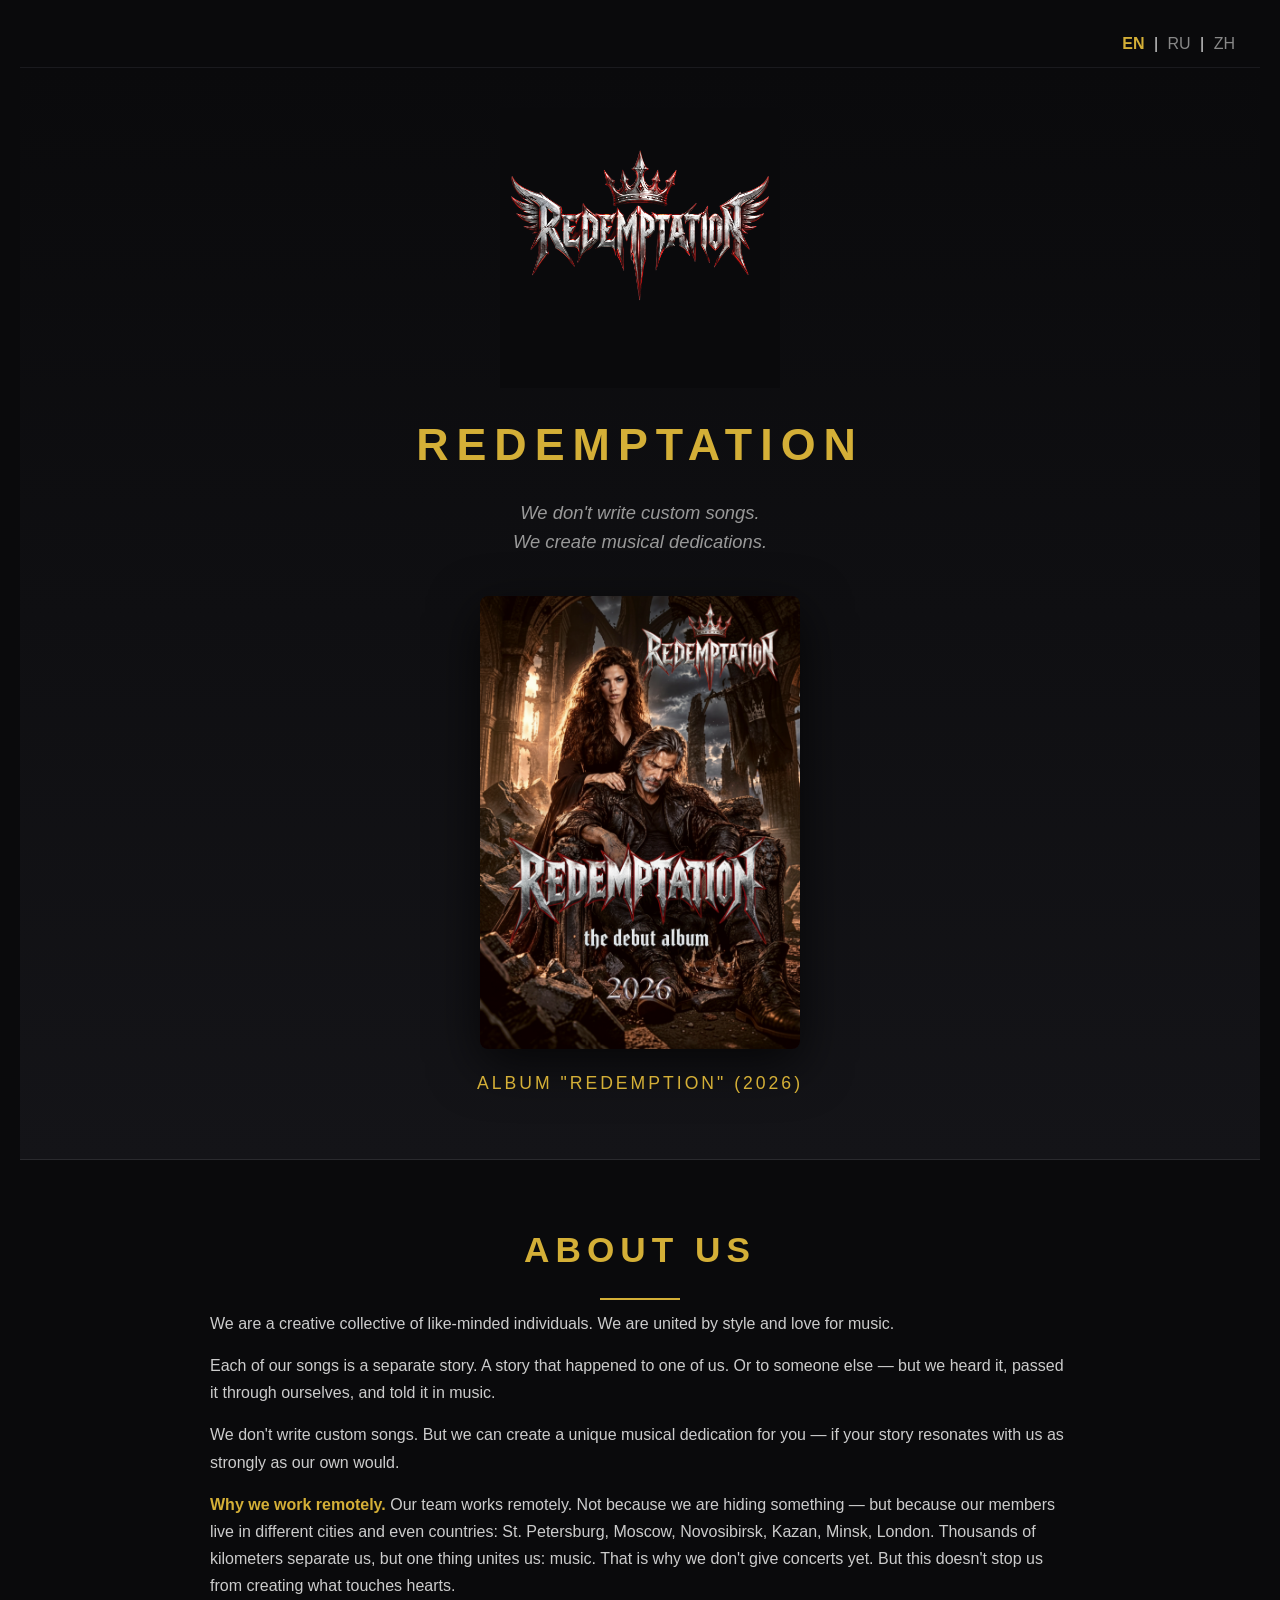
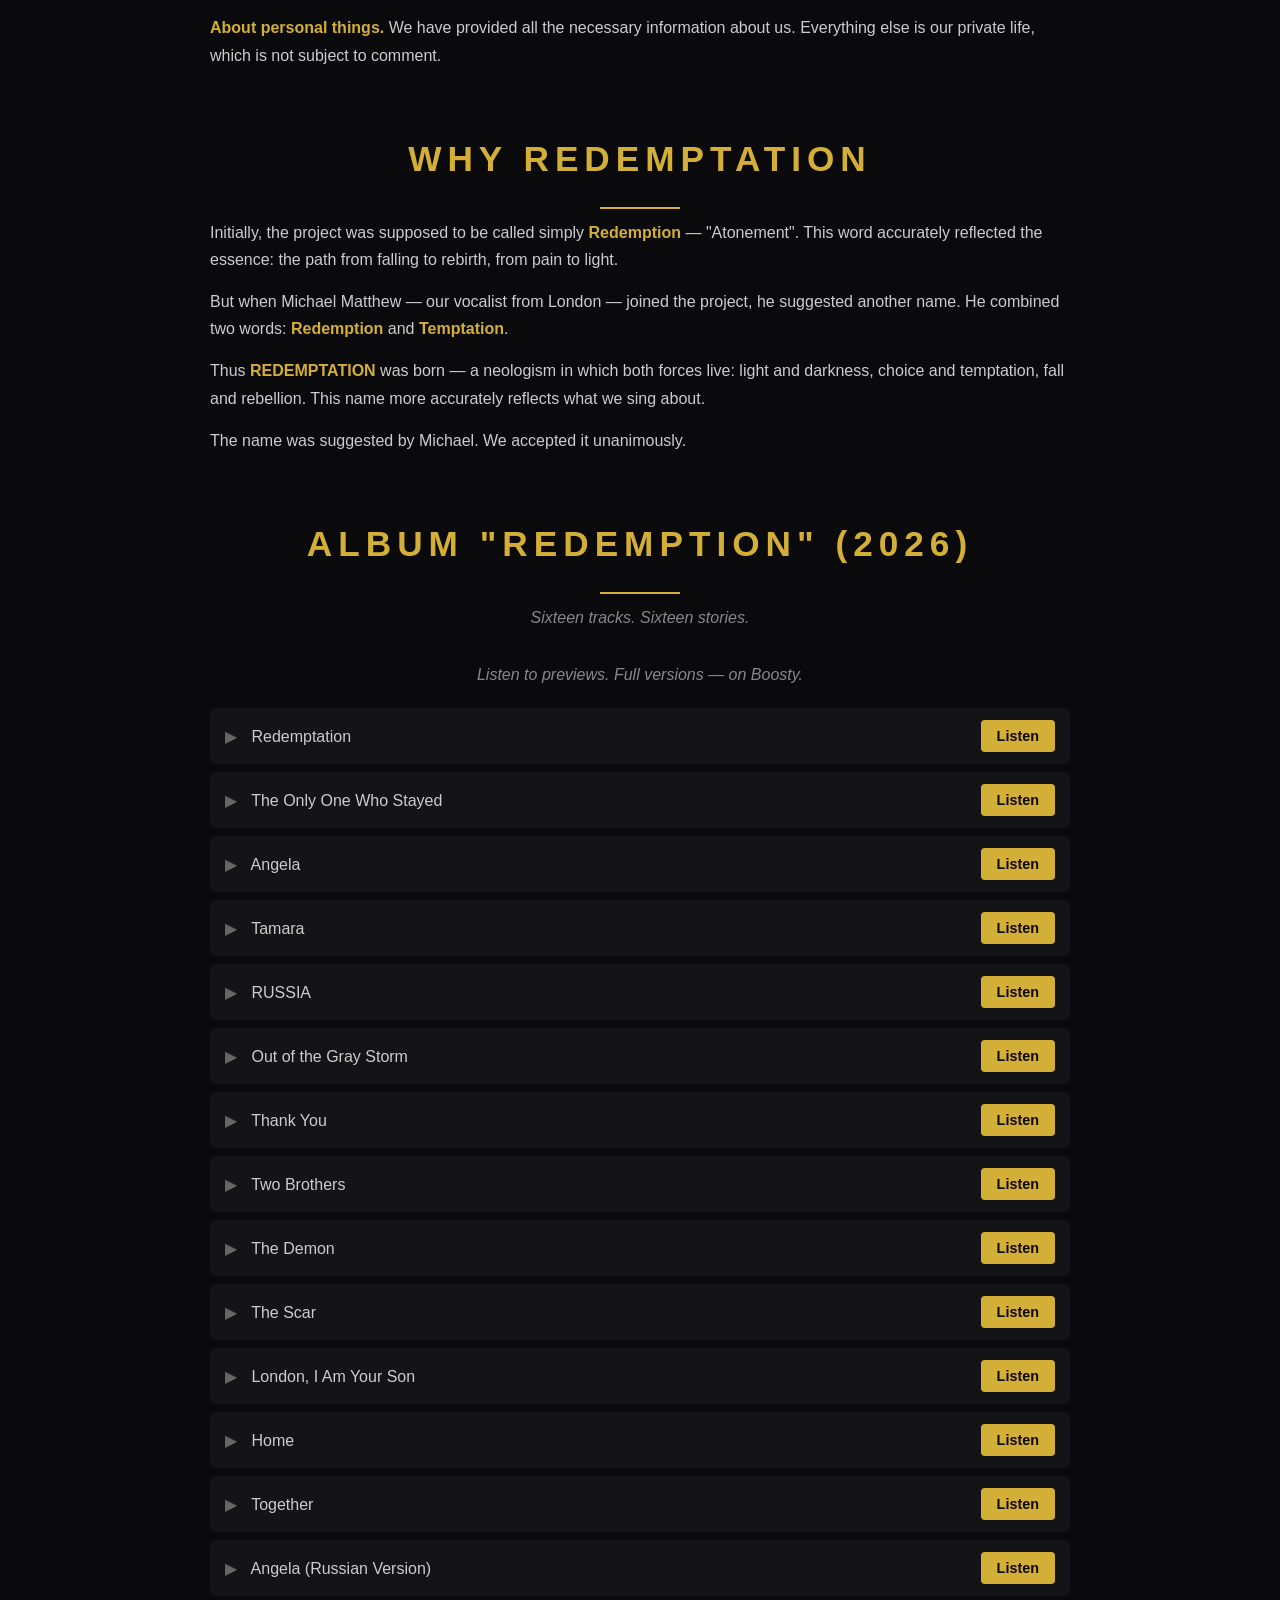
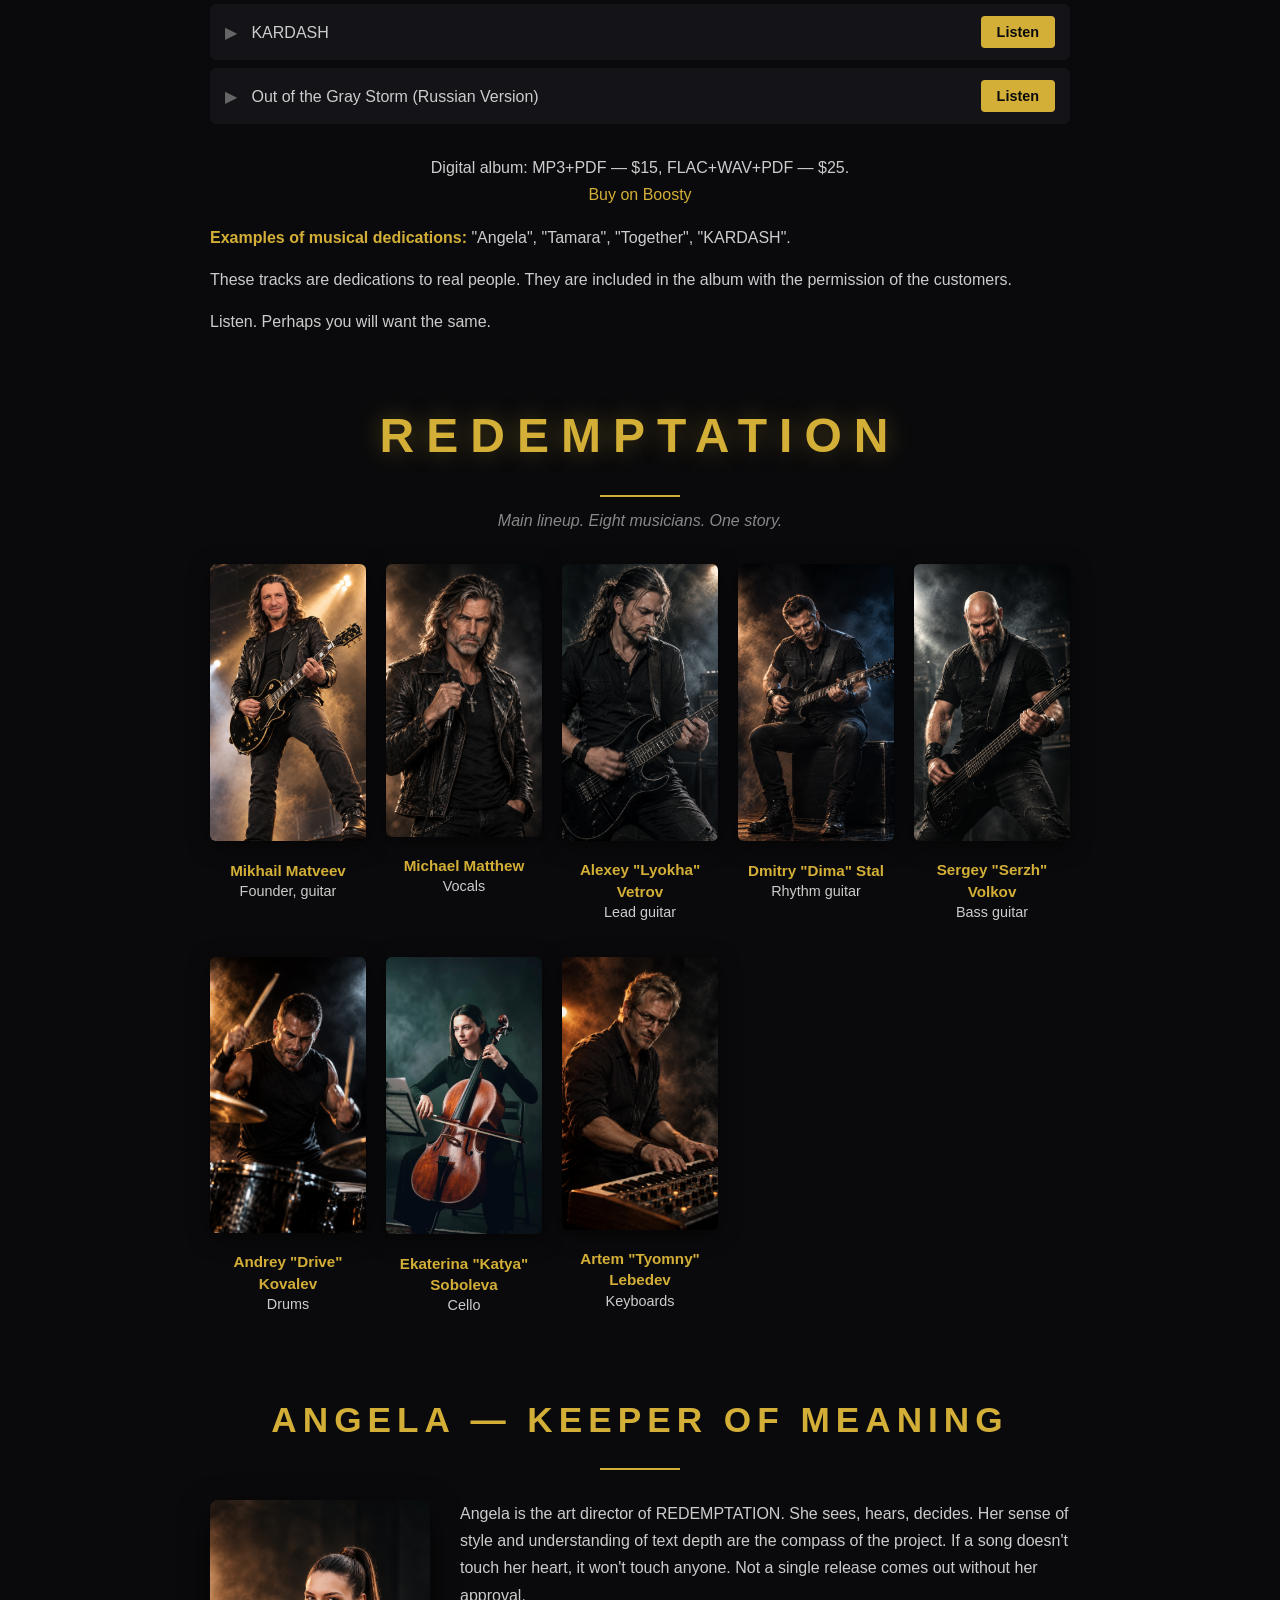
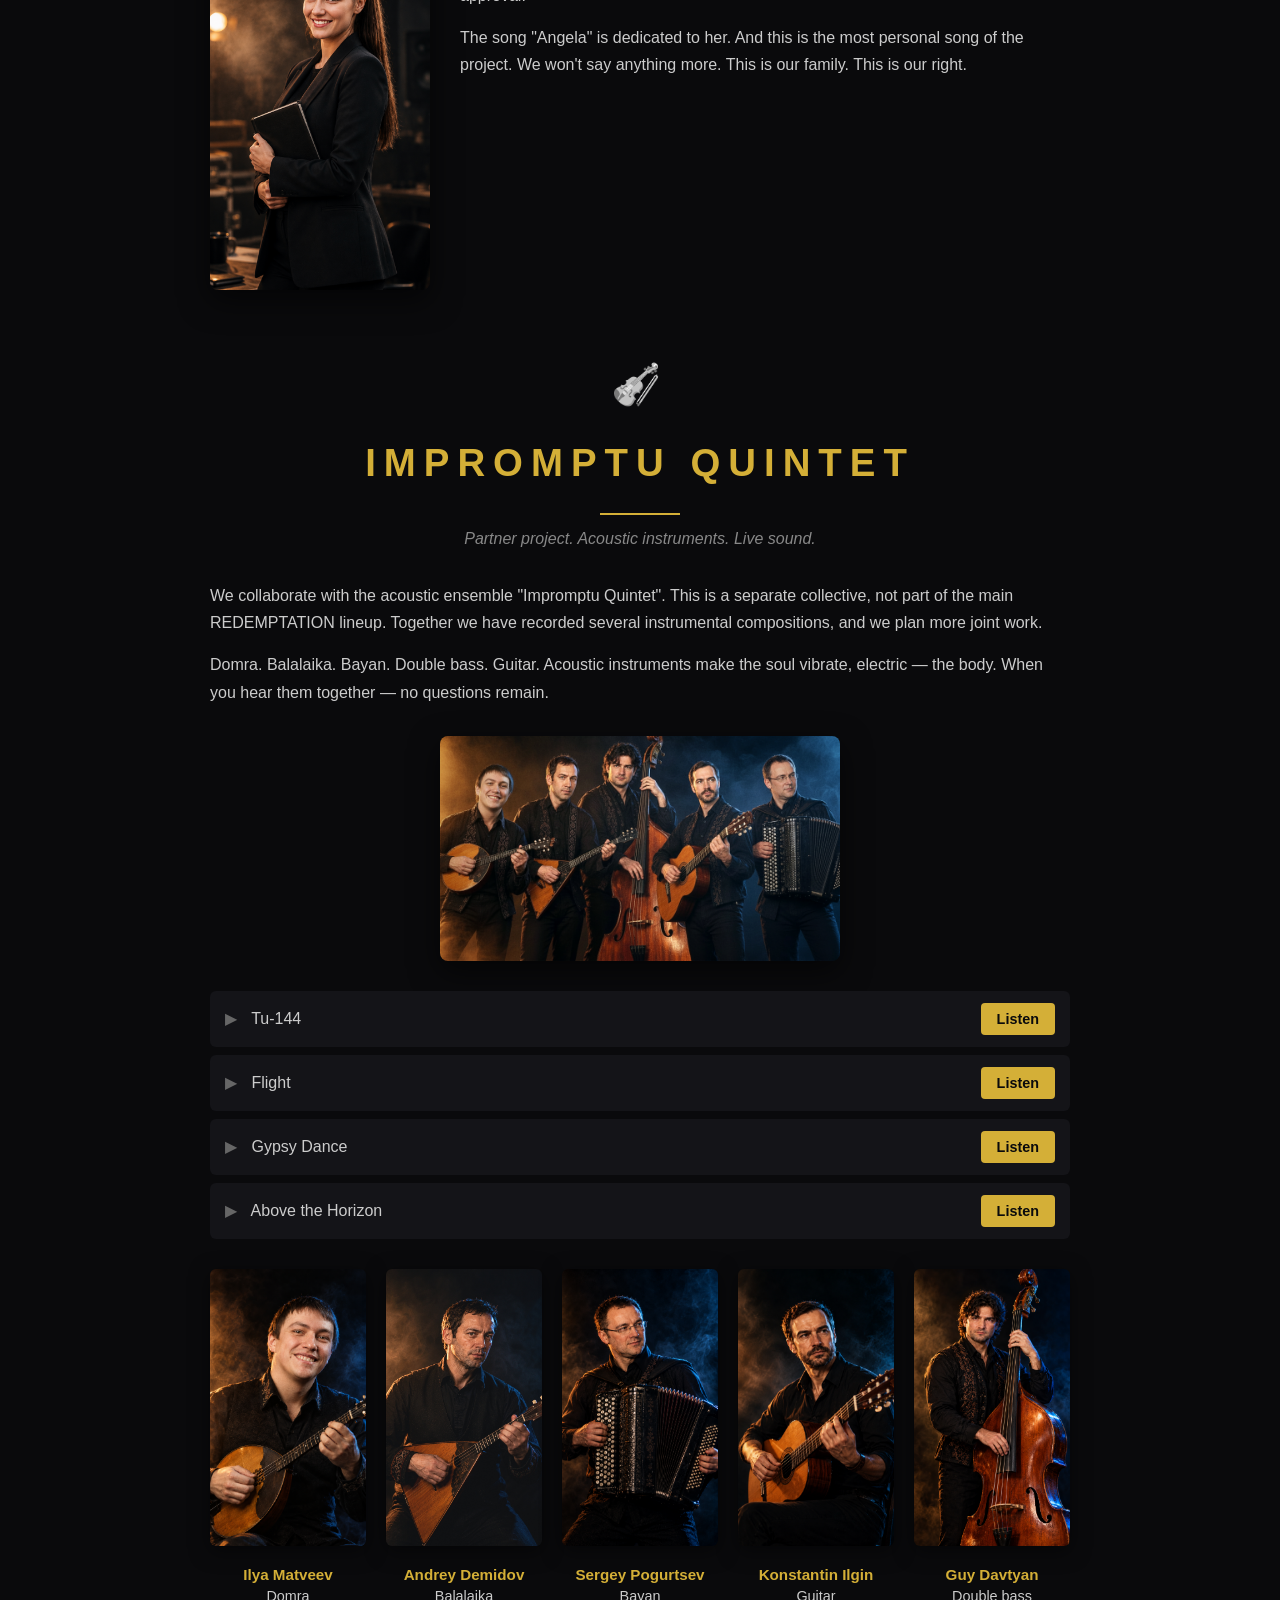
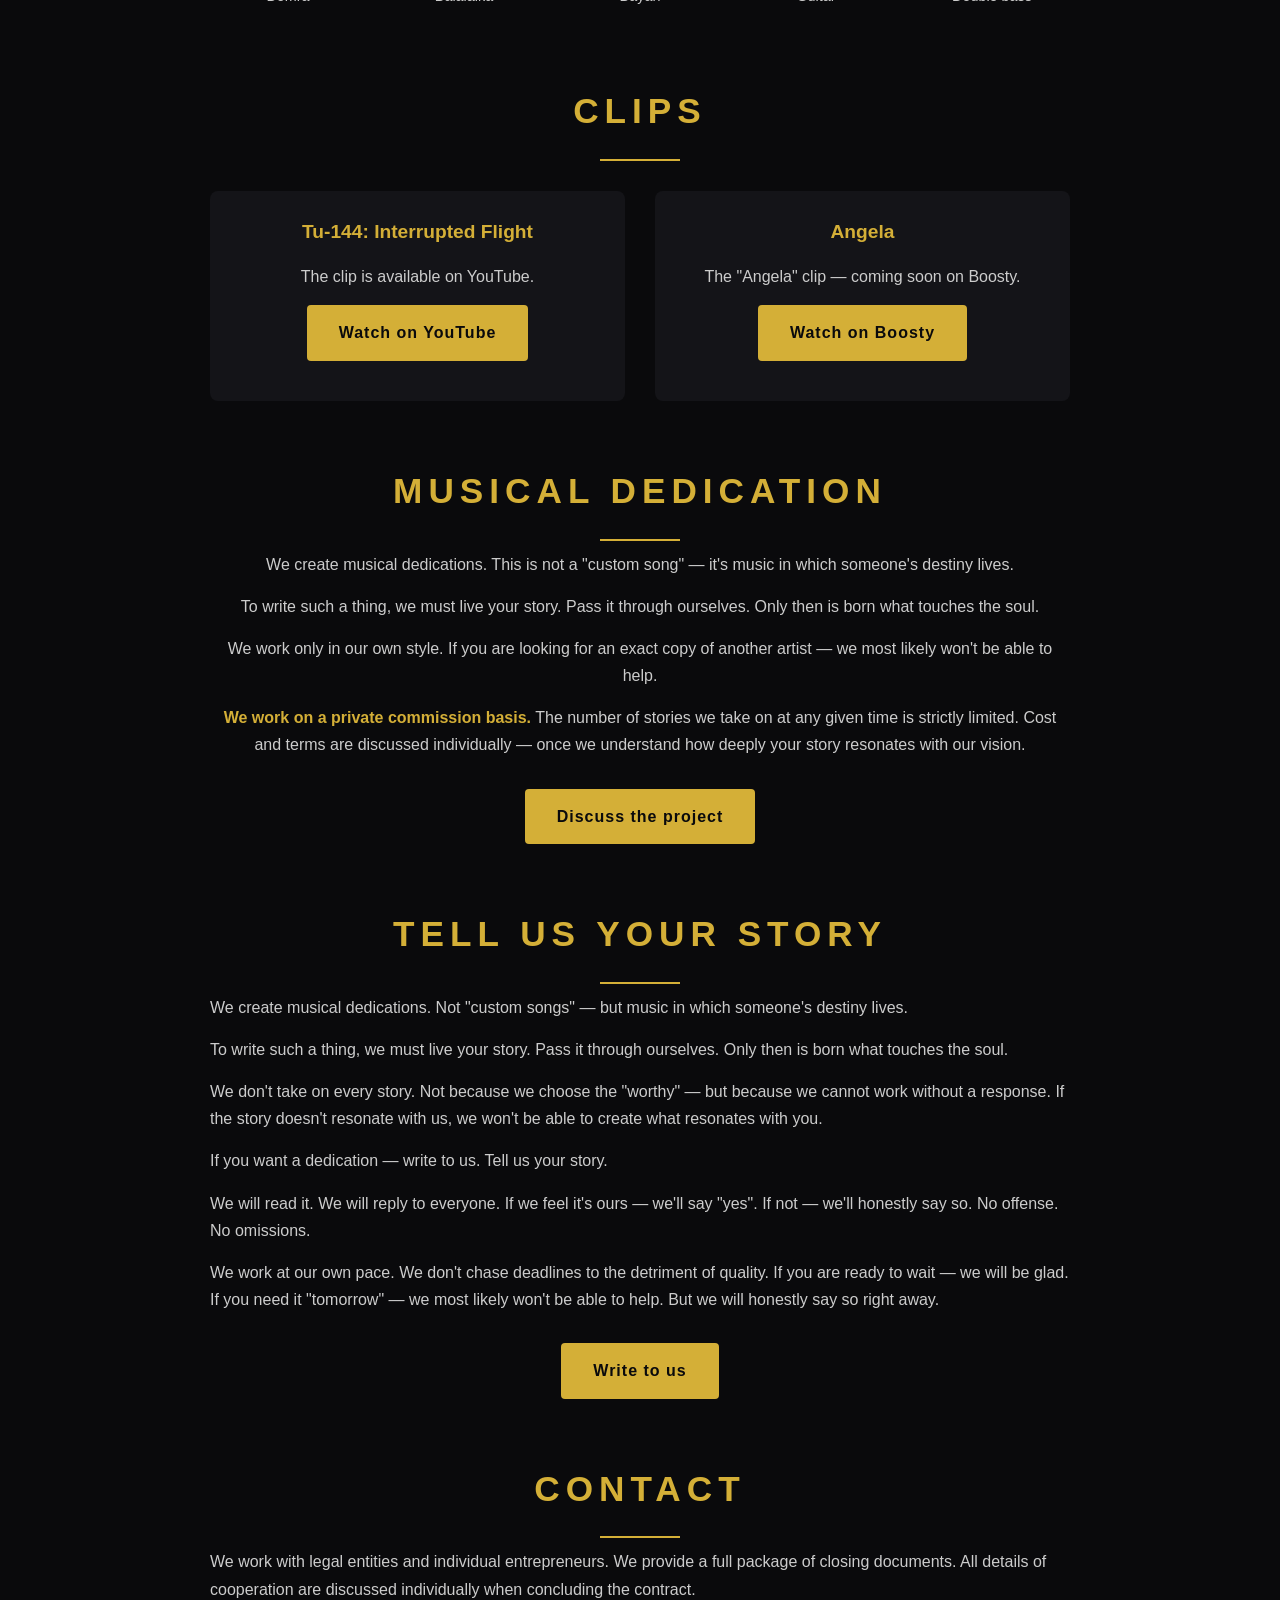
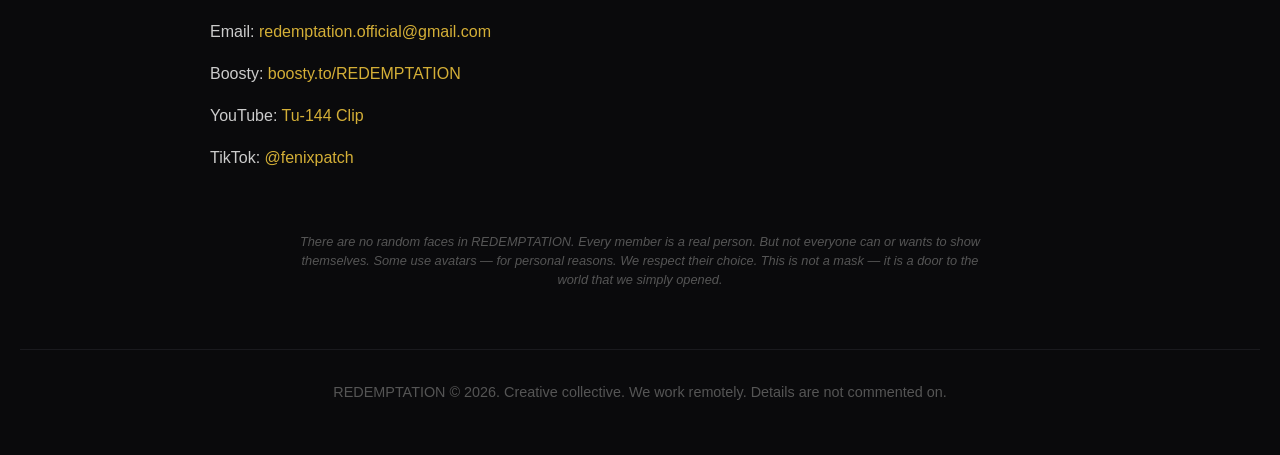
<file: index.html>
<!DOCTYPE html>
<html lang="en">
<head>
  <meta charset="UTF-8">
  <meta name="viewport" content="width=device-width, initial-scale=1.0">
  <title>REDEMPTATION — Musical Dedications</title>
  <link rel="stylesheet" href="style.css">
</head>
<body>

  <div style="text-align: right; padding: 10px 20px; background: #0a0a0c; border-bottom: 1px solid #1a1a1e;">
    <a href="index.html" style="color: #d4af37; margin: 0 5px; text-decoration: none; font-weight: bold;">EN</a> | 
    <a href="index-ru.html" style="color: #888; margin: 0 5px; text-decoration: none;">RU</a> | 
    <a href="index-zh.html" style="color: #888; margin: 0 5px; text-decoration: none;">ZH</a>
  </div>

  <header class="hero">
    <img src="images/logo.png" alt="REDEMPTATION" class="logo">
    <h1>REDEMPTATION</h1>
    <p class="tagline">We don't write custom songs.<br>We create musical dedications.</p>
    <img src="images/album_cover.jpg" alt="Redemption (2026)" class="album-cover">
    <p class="album-title">Album "Redemption" (2026)</p>
  </header>

  <section id="about">
    <h2>About Us</h2>
    <p>We are a creative collective of like-minded individuals. We are united by style and love for music.</p>
    <p>Each of our songs is a separate story. A story that happened to one of us. Or to someone else — but we heard it, passed it through ourselves, and told it in music.</p>
    <p>We don't write custom songs. But we can create a unique musical dedication for you — if your story resonates with us as strongly as our own would.</p>
    <p><strong>Why we work remotely.</strong> Our team works remotely. Not because we are hiding something — but because our members live in different cities and even countries: St. Petersburg, Moscow, Novosibirsk, Kazan, Minsk, London. Thousands of kilometers separate us, but one thing unites us: music. That is why we don't give concerts yet. But this doesn't stop us from creating what touches hearts.</p>
    <p><strong>About personal things.</strong> We have provided all the necessary information about us. Everything else is our private life, which is not subject to comment.</p>
  </section>

  <section id="name">
    <h2>Why REDEMPTATION</h2>
    <p>Initially, the project was supposed to be called simply <strong>Redemption</strong> — "Atonement". This word accurately reflected the essence: the path from falling to rebirth, from pain to light.</p>
    <p>But when Michael Matthew — our vocalist from London — joined the project, he suggested another name. He combined two words: <strong>Redemption</strong> and <strong>Temptation</strong>.</p>
    <p>Thus <strong>REDEMPTATION</strong> was born — a neologism in which both forces live: light and darkness, choice and temptation, fall and rebellion. This name more accurately reflects what we sing about.</p>
    <p>The name was suggested by Michael. We accepted it unanimously.</p>
  </section>

  <section id="tracks">
    <h2>Album "Redemption" (2026)</h2>
    <p class="section-subtitle">Sixteen tracks. Sixteen stories.</p>
    <p class="section-subtitle" style="margin-bottom: 20px;">Listen to previews. Full versions — on Boosty.</p>
    <div id="track-list"></div>
    <p style="text-align:center; color:#ccc; margin-top: 30px;">
      Digital album: MP3+PDF — $15, FLAC+WAV+PDF — $25.<br>
      <a href="https://boosty.to/REDEMPTATION" target="_blank">Buy on Boosty</a>
    </p>
    <div class="dedication-note">
      <p><strong>Examples of musical dedications:</strong> "Angela", "Tamara", "Together", "KARDASH".</p>
      <p>These tracks are dedications to real people. They are included in the album with the permission of the customers.</p>
      <p>Listen. Perhaps you will want the same.</p>
    </div>
  </section>

  <section id="band">
    <h2>REDEMPTATION</h2>
    <p class="section-subtitle">Main lineup. Eight musicians. One story.</p>
    <div id="band-list"></div>
  </section>

  <section id="angela">
    <h2>Angela — Keeper of Meaning</h2>
    <div class="angela-block">
      <img src="images/angela.jpg" alt="Angela" class="angela-photo">
      <div class="angela-text">
        <p>Angela is the art director of REDEMPTATION. She sees, hears, decides. Her sense of style and understanding of text depth are the compass of the project. If a song doesn't touch her heart, it won't touch anyone. Not a single release comes out without her approval.</p>
        <p>The song "Angela" is dedicated to her. And this is the most personal song of the project. We won't say anything more. This is our family. This is our right.</p>
      </div>
    </div>
  </section>

  <section id="quintet">
    <h2>Impromptu Quintet</h2>
    <p class="section-subtitle">Partner project. Acoustic instruments. Live sound.</p>
    <p>We collaborate with the acoustic ensemble "Impromptu Quintet". This is a separate collective, not part of the main REDEMPTATION lineup. Together we have recorded several instrumental compositions, and we plan more joint work.</p>
    <p>Domra. Balalaika. Bayan. Double bass. Guitar. Acoustic instruments make the soul vibrate, electric — the body. When you hear them together — no questions remain.</p>
    <img src="images/quintet/quintet_group.jpg" alt="Impromptu Quintet" class="quintet-group">
    <div id="quintet-list"></div>
    <div id="quintet-photos" class="quintet-grid"></div>
  </section>

  <section id="clips">
    <h2>Clips</h2>
    <div class="clips-grid">
      <div class="clip-card">
        <h3>Tu-144: Interrupted Flight</h3>
        <p>The clip is available on YouTube.</p>
        <p><a href="https://youtu.be/AnmG7BF9j1s" target="_blank" class="cta-button">Watch on YouTube</a></p>
      </div>
      <div class="clip-card">
        <h3>Angela</h3>
        <p>The "Angela" clip — coming soon on Boosty.</p>
        <p><a href="https://boosty.to/REDEMPTATION" target="_blank" class="cta-button">Watch on Boosty</a></p>
      </div>
    </div>
  </section>

  <section id="packages">
    <h2>Musical Dedication</h2>
    <p>We create musical dedications. This is not a "custom song" — it's music in which someone's destiny lives.</p>
    <p>To write such a thing, we must live your story. Pass it through ourselves. Only then is born what touches the soul.</p>
    <p>We work only in our own style. If you are looking for an exact copy of another artist — we most likely won't be able to help.</p>
    <p><strong>We work on a private commission basis.</strong> The number of stories we take on at any given time is strictly limited. Cost and terms are discussed individually — once we understand how deeply your story resonates with our vision.</p>
    <p style="text-align:center; margin-top: 30px;">
      <a href="mailto:redemptation.official@gmail.com" class="cta-button">Discuss the project</a>
    </p>
  </section>

  <section id="story">
    <h2>Tell Us Your Story</h2>
    <p>We create musical dedications. Not "custom songs" — but music in which someone's destiny lives.</p>
    <p>To write such a thing, we must live your story. Pass it through ourselves. Only then is born what touches the soul.</p>
    <p>We don't take on every story. Not because we choose the "worthy" — but because we cannot work without a response. If the story doesn't resonate with us, we won't be able to create what resonates with you.</p>
    <p>If you want a dedication — write to us. Tell us your story.</p>
    <p>We will read it. We will reply to everyone. If we feel it's ours — we'll say "yes". If not — we'll honestly say so. No offense. No omissions.</p>
    <p>We work at our own pace. We don't chase deadlines to the detriment of quality. If you are ready to wait — we will be glad. If you need it "tomorrow" — we most likely won't be able to help. But we will honestly say so right away.</p>
    <p style="text-align:center; margin-top: 30px;">
      <a href="mailto:redemptation.official@gmail.com" class="cta-button">Write to us</a>
    </p>
  </section>

  <section id="contact">
    <h2>Contact</h2>
    <p>We work with legal entities and individual entrepreneurs. We provide a full package of closing documents. All details of cooperation are discussed individually when concluding the contract.</p>
    <p>Email: <a href="mailto:redemptation.official@gmail.com">redemptation.official@gmail.com</a></p>
    <p>Boosty: <a href="https://boosty.to/REDEMPTATION" target="_blank">boosty.to/REDEMPTATION</a></p>
    <p>YouTube: <a href="https://youtu.be/AnmG7BF9j1s" target="_blank">Tu-144 Clip</a></p>
    <p>TikTok: <a href="https://vt.tiktok.com/ZSgLfo1qb/" target="_blank">@fenixpatch</a></p>
  </section>

  <section id="avatars">
    <p class="fine-print">
      There are no random faces in REDEMPTATION. Every member is a real person. But not everyone can or wants to show themselves. Some use avatars — for personal reasons. We respect their choice. This is not a mask — it is a door to the world that we simply opened.
    </p>
  </section>

  <footer>
    <p>REDEMPTATION © 2026. Creative collective. We work remotely. Details are not commented on.</p>
  </footer>

  <script src="songs.js"></script>
</body>
</html>
</file>
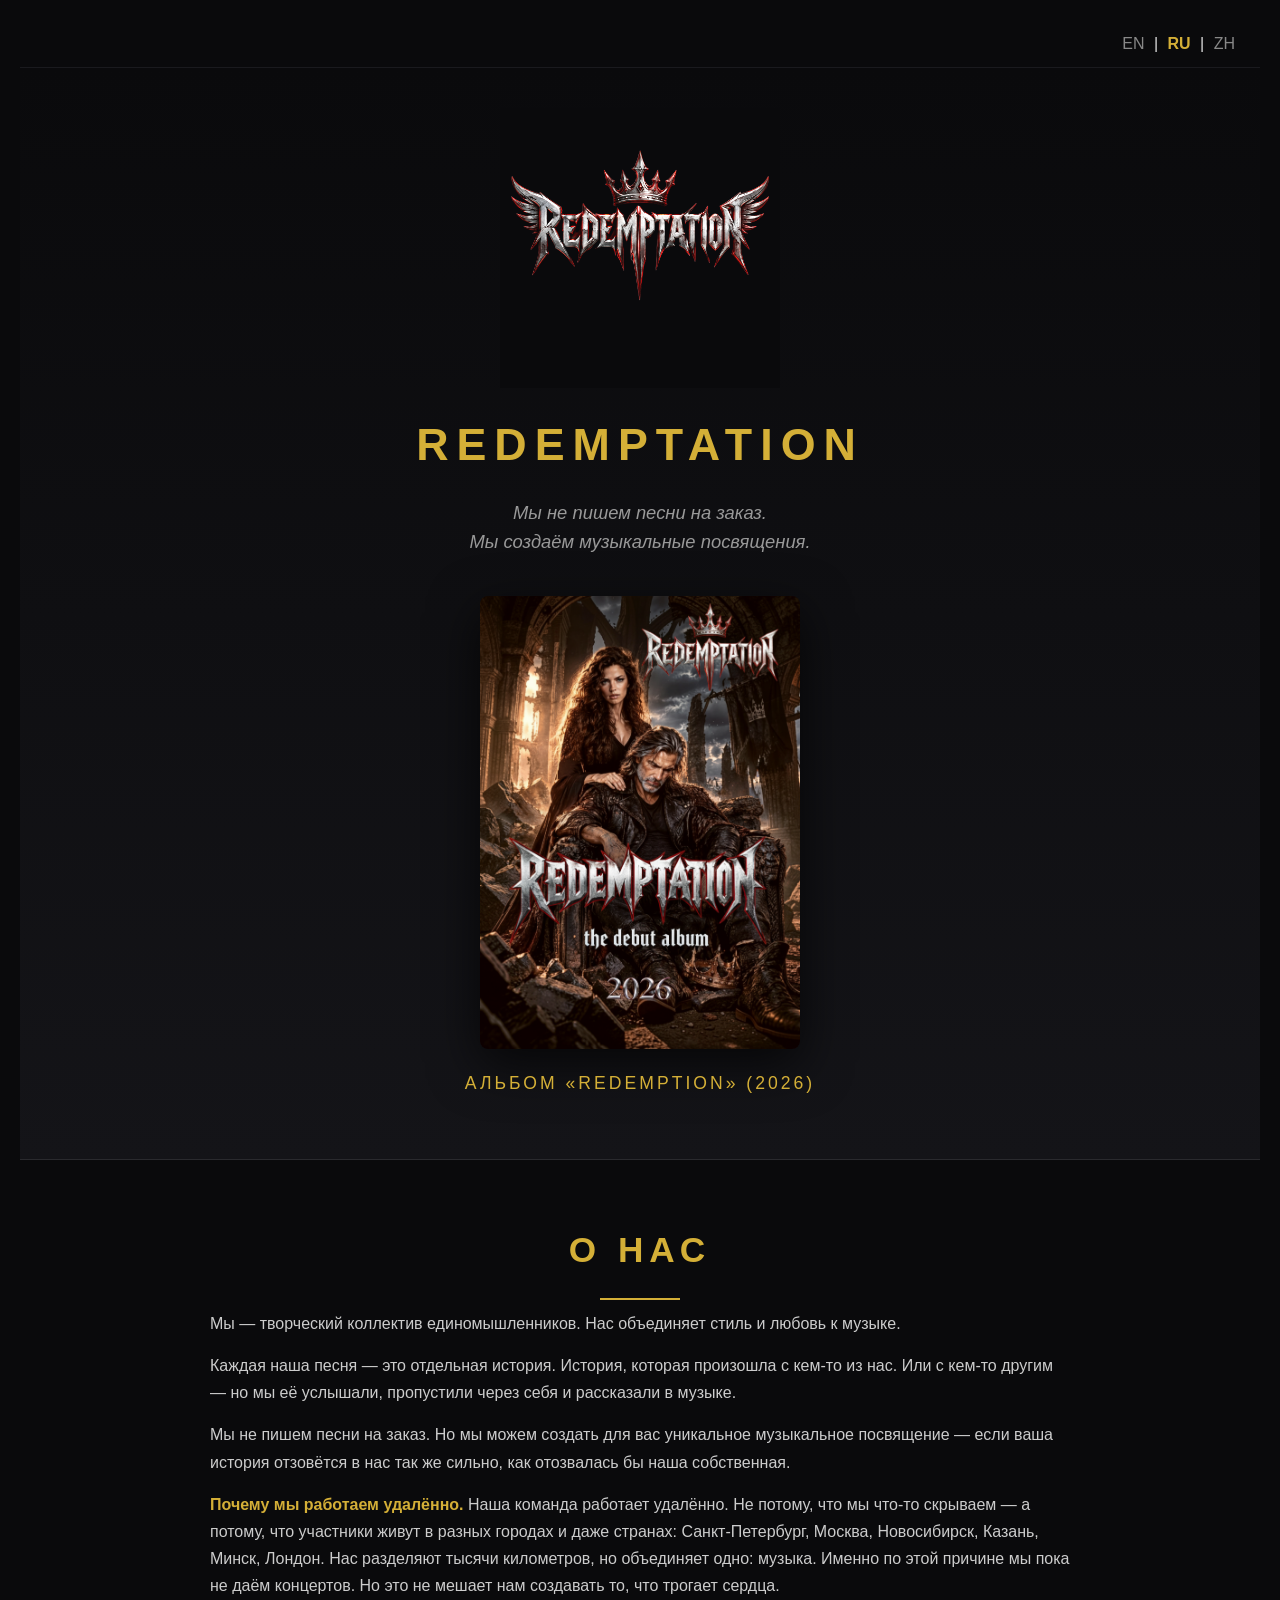
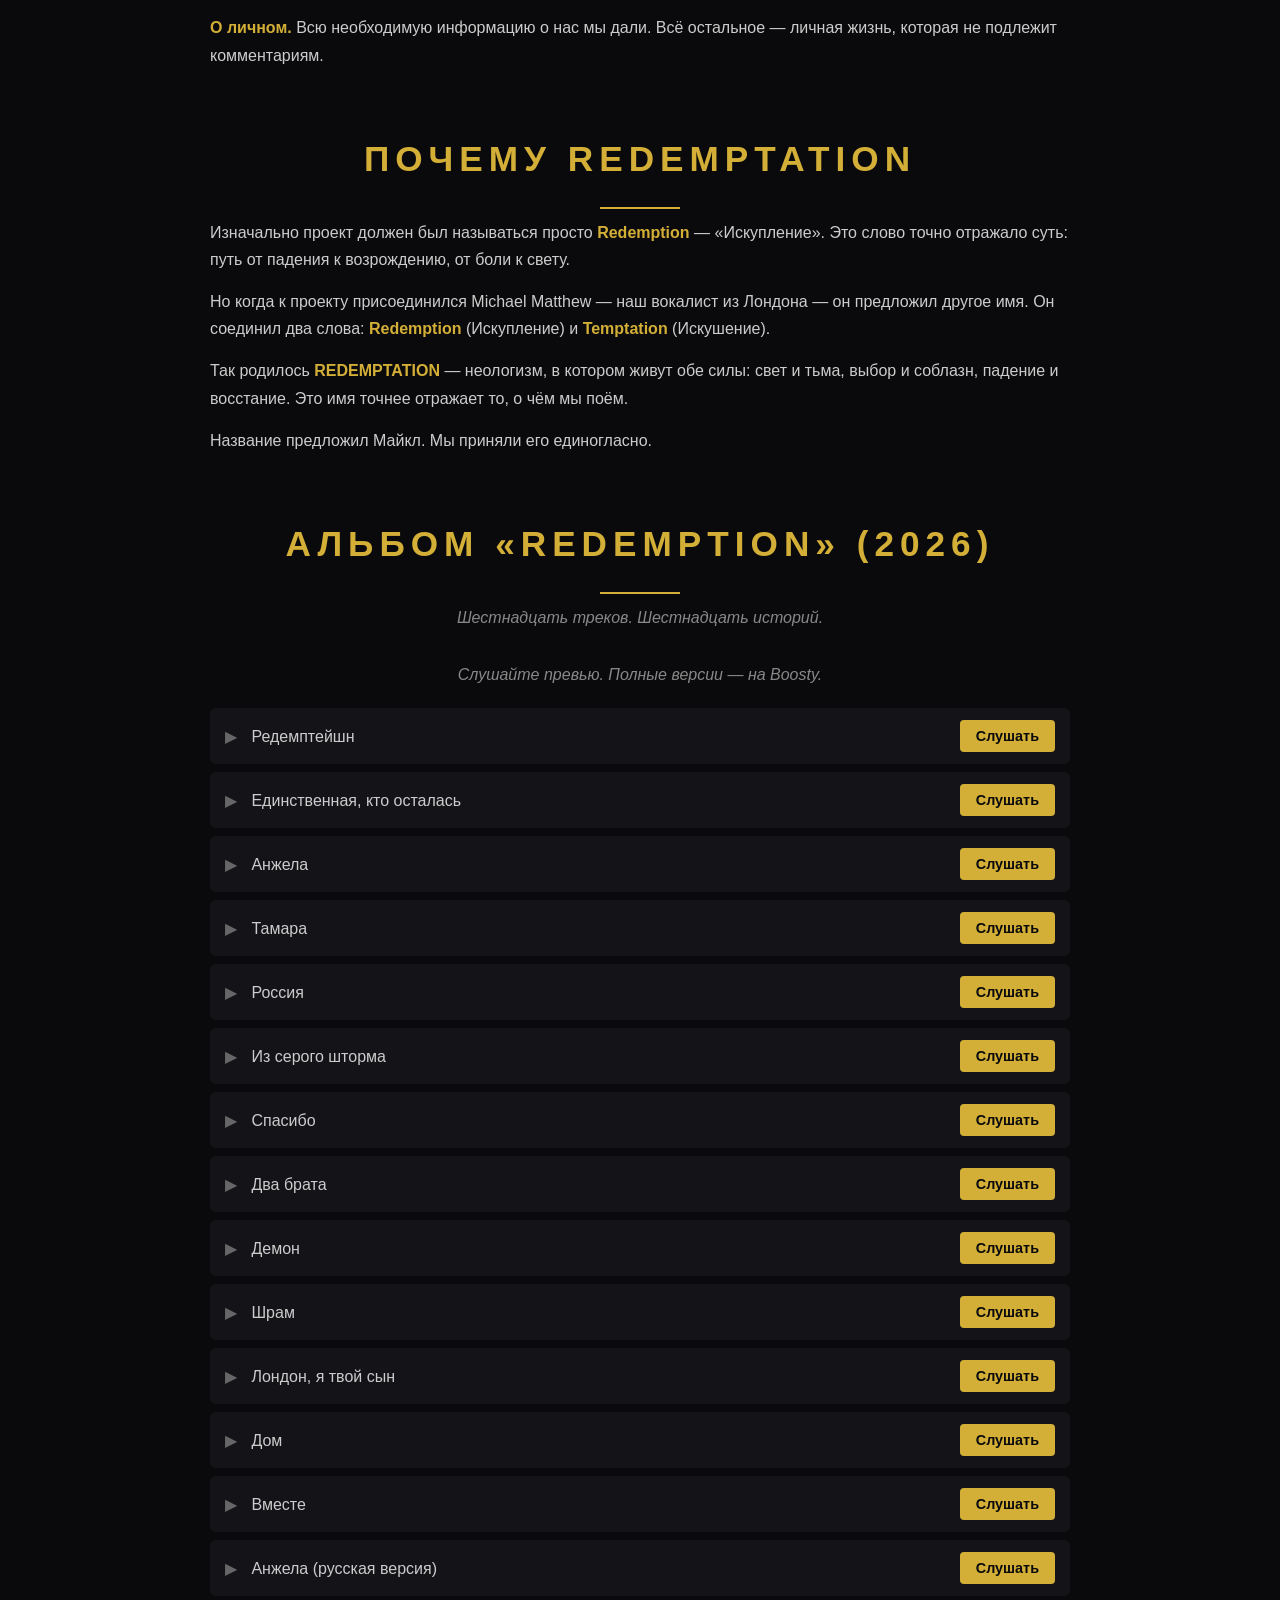
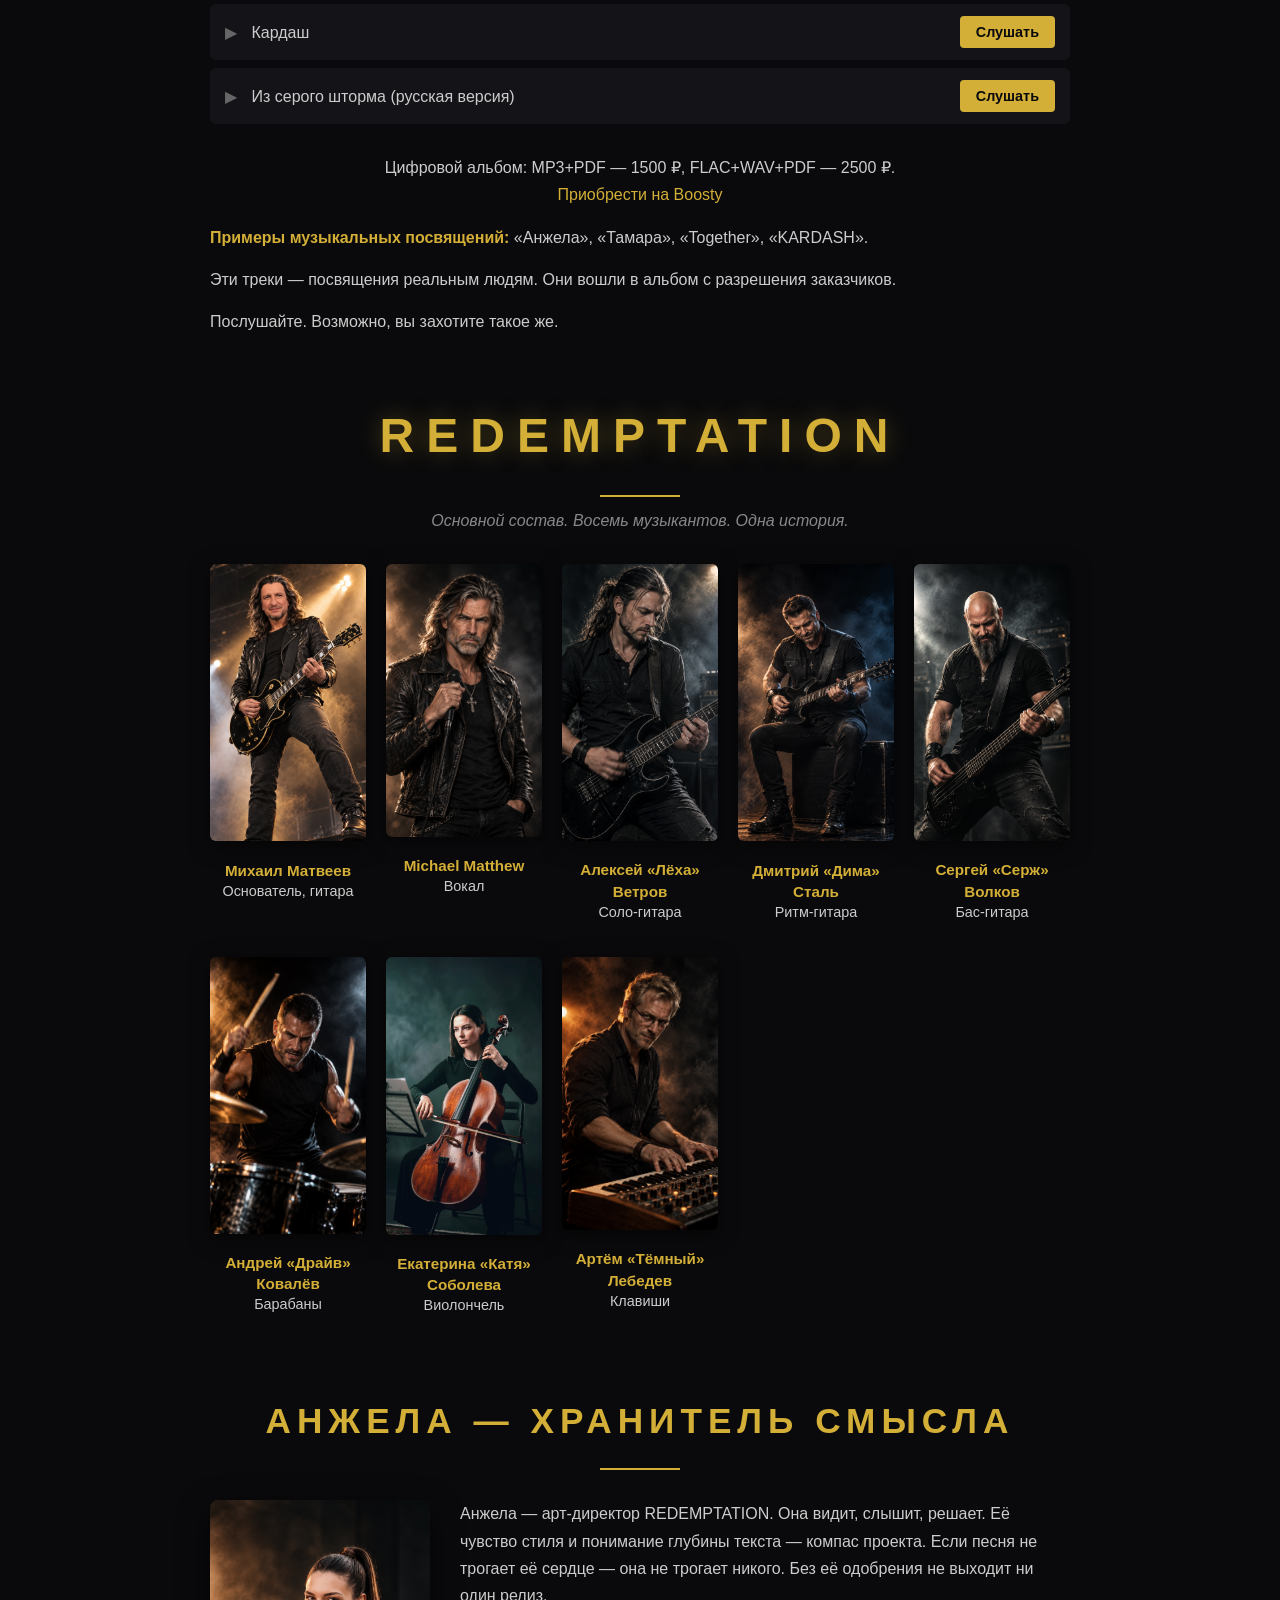
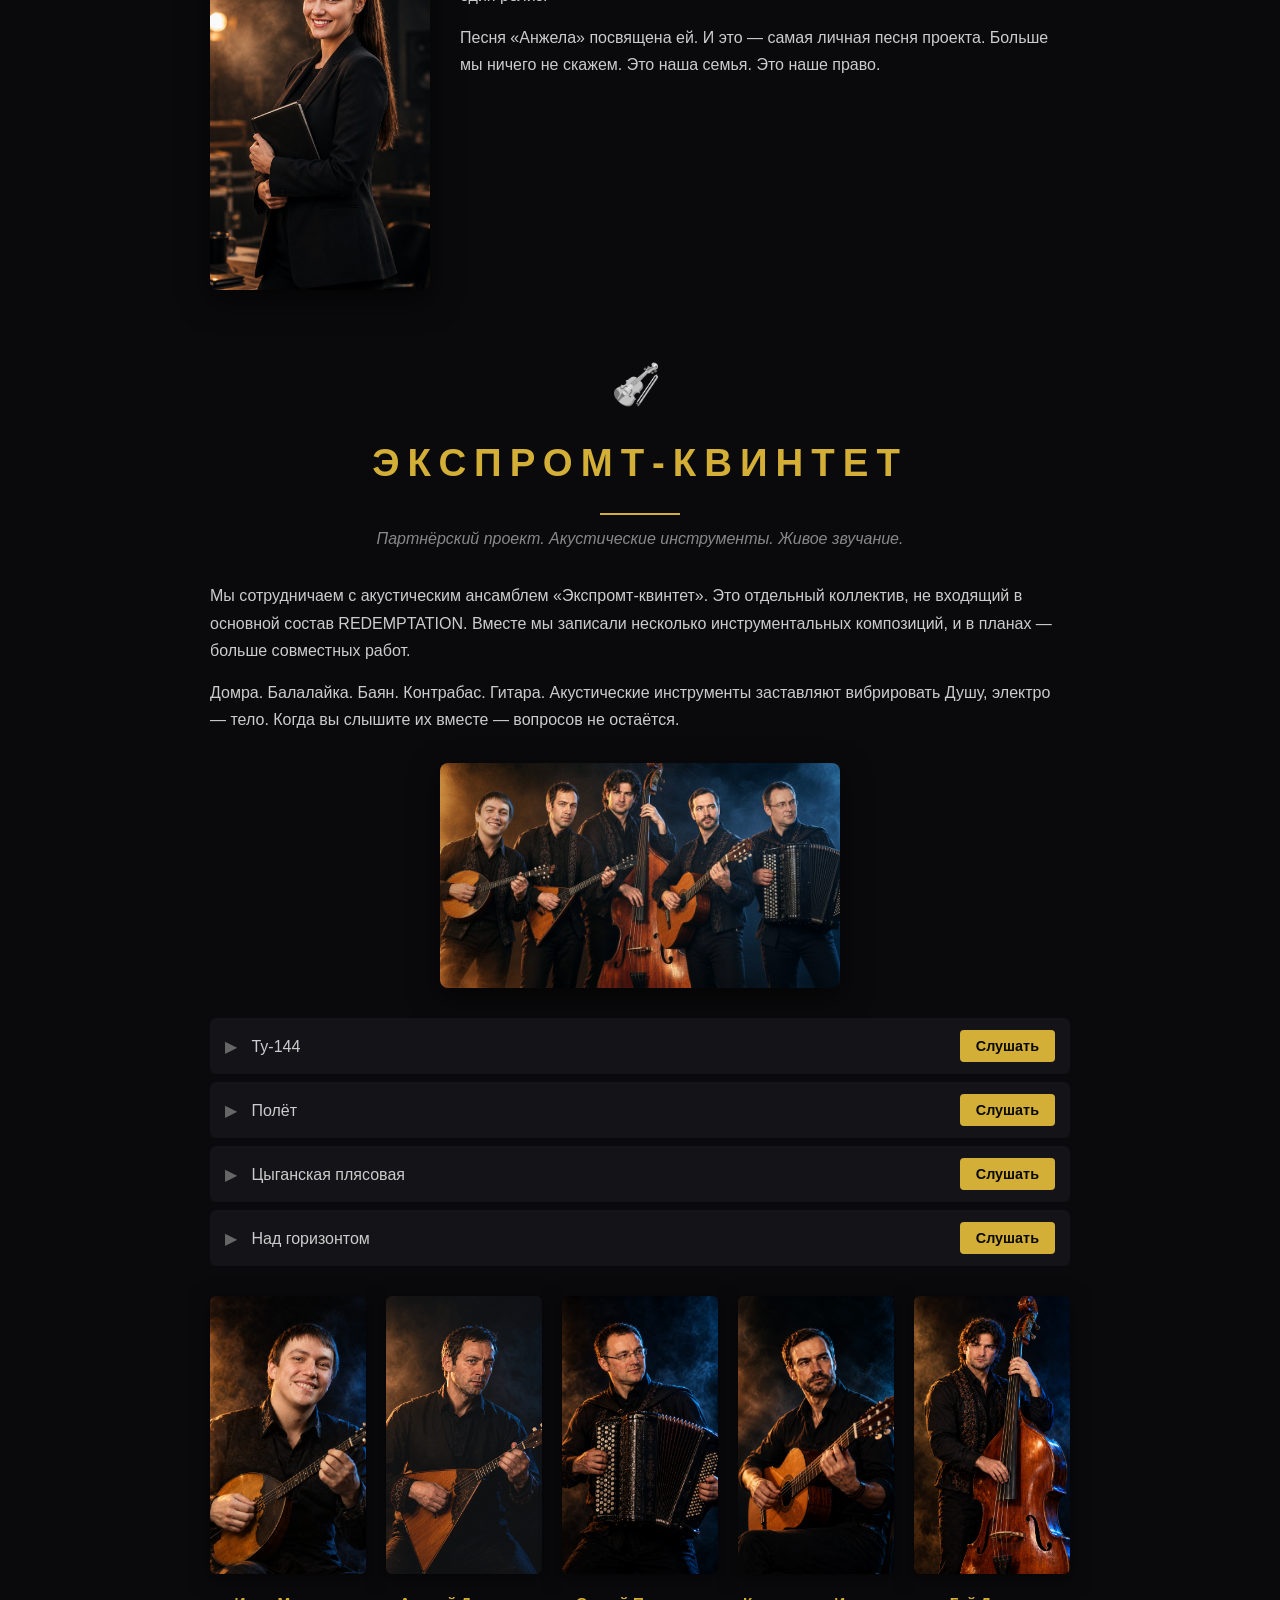
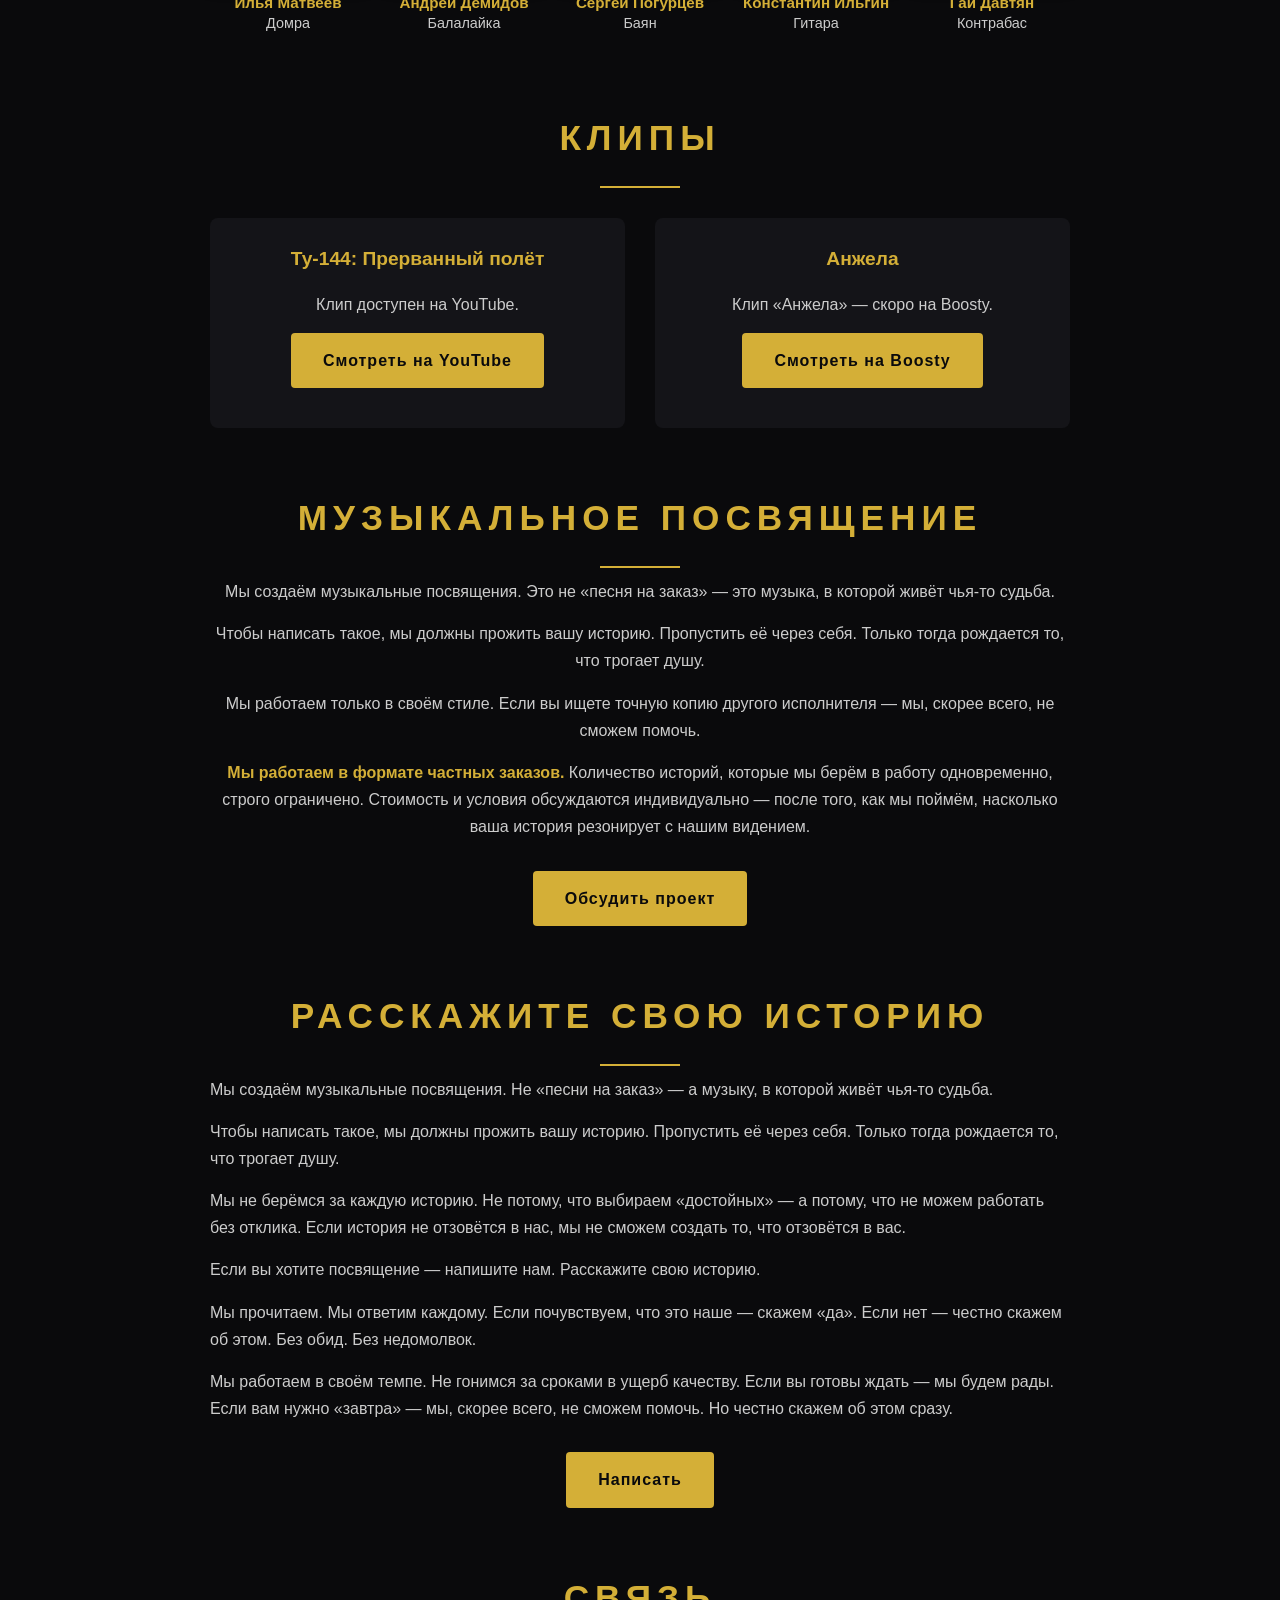
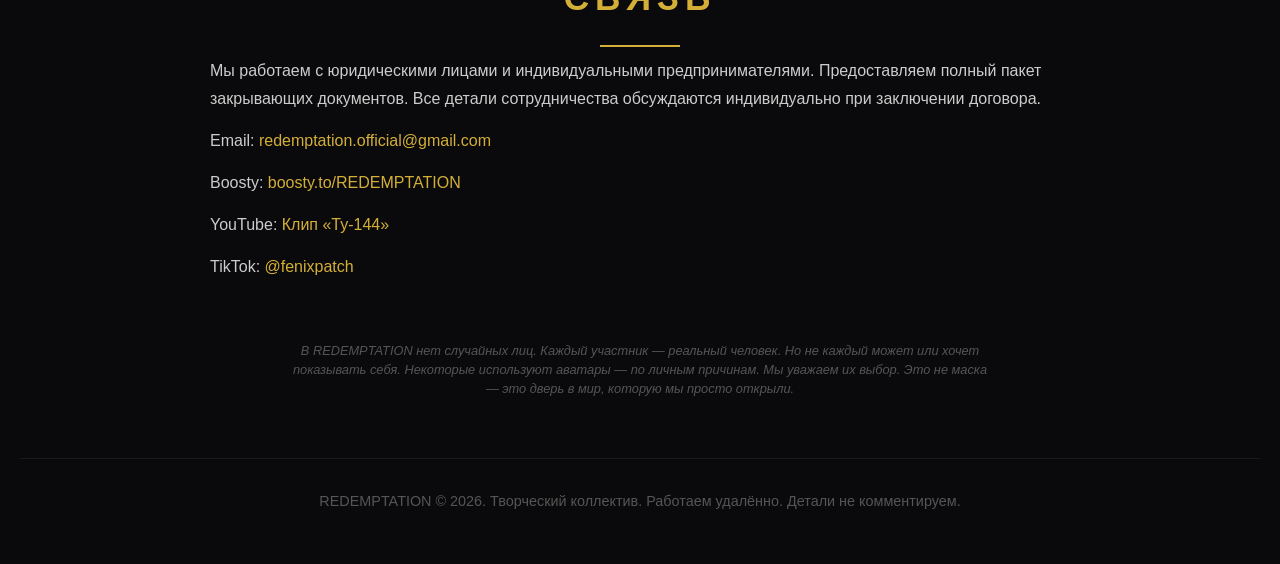
<file: index-ru.html>
<!DOCTYPE html>
<html lang="ru">
<head>
  <meta charset="UTF-8">
  <meta name="viewport" content="width=device-width, initial-scale=1.0">
  <title>REDEMPTATION — музыкальные посвящения</title>
  <link rel="stylesheet" href="style.css">
</head>
<body>

  <div style="text-align: right; padding: 10px 20px; background: #0a0a0c; border-bottom: 1px solid #1a1a1e;">
    <a href="index.html" style="color: #888; margin: 0 5px; text-decoration: none;">EN</a> | 
    <a href="index-ru.html" style="color: #d4af37; margin: 0 5px; text-decoration: none; font-weight: bold;">RU</a> | 
    <a href="index-zh.html" style="color: #888; margin: 0 5px; text-decoration: none;">ZH</a>
  </div>

  <header class="hero">
    <img src="images/logo.png" alt="REDEMPTATION" class="logo">
    <h1>REDEMPTATION</h1>
    <p class="tagline">Мы не пишем песни на заказ.<br>Мы создаём музыкальные посвящения.</p>
    <img src="images/album_cover.jpg" alt="Redemption (2026)" class="album-cover">
    <p class="album-title">Альбом «Redemption» (2026)</p>
  </header>

  <section id="about">
    <h2>О нас</h2>
    <p>Мы — творческий коллектив единомышленников. Нас объединяет стиль и любовь к музыке.</p>
    <p>Каждая наша песня — это отдельная история. История, которая произошла с кем-то из нас. Или с кем-то другим — но мы её услышали, пропустили через себя и рассказали в музыке.</p>
    <p>Мы не пишем песни на заказ. Но мы можем создать для вас уникальное музыкальное посвящение — если ваша история отзовётся в нас так же сильно, как отозвалась бы наша собственная.</p>
    <p><strong>Почему мы работаем удалённо.</strong> Наша команда работает удалённо. Не потому, что мы что-то скрываем — а потому, что участники живут в разных городах и даже странах: Санкт-Петербург, Москва, Новосибирск, Казань, Минск, Лондон. Нас разделяют тысячи километров, но объединяет одно: музыка. Именно по этой причине мы пока не даём концертов. Но это не мешает нам создавать то, что трогает сердца.</p>
    <p><strong>О личном.</strong> Всю необходимую информацию о нас мы дали. Всё остальное — личная жизнь, которая не подлежит комментариям.</p>
  </section>

  <section id="name">
    <h2>Почему REDEMPTATION</h2>
    <p>Изначально проект должен был называться просто <strong>Redemption</strong> — «Искупление». Это слово точно отражало суть: путь от падения к возрождению, от боли к свету.</p>
    <p>Но когда к проекту присоединился Michael Matthew — наш вокалист из Лондона — он предложил другое имя. Он соединил два слова: <strong>Redemption</strong> (Искупление) и <strong>Temptation</strong> (Искушение).</p>
    <p>Так родилось <strong>REDEMPTATION</strong> — неологизм, в котором живут обе силы: свет и тьма, выбор и соблазн, падение и восстание. Это имя точнее отражает то, о чём мы поём.</p>
    <p>Название предложил Майкл. Мы приняли его единогласно.</p>
  </section>

  <section id="tracks">
    <h2>Альбом «Redemption» (2026)</h2>
    <p class="section-subtitle">Шестнадцать треков. Шестнадцать историй.</p>
    <p class="section-subtitle" style="margin-bottom: 20px;">Слушайте превью. Полные версии — на Boosty.</p>
    <div id="track-list"></div>
    <p style="text-align:center; color:#ccc; margin-top: 30px;">
      Цифровой альбом: MP3+PDF — 1500 ₽, FLAC+WAV+PDF — 2500 ₽.<br>
      <a href="https://boosty.to/REDEMPTATION" target="_blank">Приобрести на Boosty</a>
    </p>
    <div class="dedication-note">
      <p><strong>Примеры музыкальных посвящений:</strong> «Анжела», «Тамара», «Together», «KARDASH».</p>
      <p>Эти треки — посвящения реальным людям. Они вошли в альбом с разрешения заказчиков.</p>
      <p>Послушайте. Возможно, вы захотите такое же.</p>
    </div>
  </section>

  <section id="band">
    <h2>REDEMPTATION</h2>
    <p class="section-subtitle">Основной состав. Восемь музыкантов. Одна история.</p>
    <div id="band-list"></div>
  </section>

  <section id="angela">
    <h2>Анжела — Хранитель смысла</h2>
    <div class="angela-block">
      <img src="images/angela.jpg" alt="Анжела" class="angela-photo">
      <div class="angela-text">
        <p>Анжела — арт-директор REDEMPTATION. Она видит, слышит, решает. Её чувство стиля и понимание глубины текста — компас проекта. Если песня не трогает её сердце — она не трогает никого. Без её одобрения не выходит ни один релиз.</p>
        <p>Песня «Анжела» посвящена ей. И это — самая личная песня проекта. Больше мы ничего не скажем. Это наша семья. Это наше право.</p>
      </div>
    </div>
  </section>

  <section id="quintet">
    <h2>Экспромт-квинтет</h2>
    <p class="section-subtitle">Партнёрский проект. Акустические инструменты. Живое звучание.</p>
    <p>Мы сотрудничаем с акустическим ансамблем «Экспромт-квинтет». Это отдельный коллектив, не входящий в основной состав REDEMPTATION. Вместе мы записали несколько инструментальных композиций, и в планах — больше совместных работ.</p>
    <p>Домра. Балалайка. Баян. Контрабас. Гитара. Акустические инструменты заставляют вибрировать Душу, электро — тело. Когда вы слышите их вместе — вопросов не остаётся.</p>
    <img src="images/quintet/quintet_group.jpg" alt="Экспромт-квинтет" class="quintet-group">
    <div id="quintet-list"></div>
    <div id="quintet-photos" class="quintet-grid"></div>
  </section>

  <section id="clips">
    <h2>Клипы</h2>
    <div class="clips-grid">
      <div class="clip-card">
        <h3>Ту-144: Прерванный полёт</h3>
        <p>Клип доступен на YouTube.</p>
        <p><a href="https://youtu.be/AnmG7BF9j1s" target="_blank" class="cta-button">Смотреть на YouTube</a></p>
      </div>
      <div class="clip-card">
        <h3>Анжела</h3>
        <p>Клип «Анжела» — скоро на Boosty.</p>
        <p><a href="https://boosty.to/REDEMPTATION" target="_blank" class="cta-button">Смотреть на Boosty</a></p>
      </div>
    </div>
  </section>

  <section id="packages">
    <h2>Музыкальное посвящение</h2>
    <p>Мы создаём музыкальные посвящения. Это не «песня на заказ» — это музыка, в которой живёт чья-то судьба.</p>
    <p>Чтобы написать такое, мы должны прожить вашу историю. Пропустить её через себя. Только тогда рождается то, что трогает душу.</p>
    <p>Мы работаем только в своём стиле. Если вы ищете точную копию другого исполнителя — мы, скорее всего, не сможем помочь.</p>
    <p><strong>Мы работаем в формате частных заказов.</strong> Количество историй, которые мы берём в работу одновременно, строго ограничено. Стоимость и условия обсуждаются индивидуально — после того, как мы поймём, насколько ваша история резонирует с нашим видением.</p>
    <p style="text-align:center; margin-top: 30px;">
      <a href="mailto:redemptation.official@gmail.com" class="cta-button">Обсудить проект</a>
    </p>
  </section>

  <section id="story">
    <h2>Расскажите свою историю</h2>
    <p>Мы создаём музыкальные посвящения. Не «песни на заказ» — а музыку, в которой живёт чья-то судьба.</p>
    <p>Чтобы написать такое, мы должны прожить вашу историю. Пропустить её через себя. Только тогда рождается то, что трогает душу.</p>
    <p>Мы не берёмся за каждую историю. Не потому, что выбираем «достойных» — а потому, что не можем работать без отклика. Если история не отзовётся в нас, мы не сможем создать то, что отзовётся в вас.</p>
    <p>Если вы хотите посвящение — напишите нам. Расскажите свою историю.</p>
    <p>Мы прочитаем. Мы ответим каждому. Если почувствуем, что это наше — скажем «да». Если нет — честно скажем об этом. Без обид. Без недомолвок.</p>
    <p>Мы работаем в своём темпе. Не гонимся за сроками в ущерб качеству. Если вы готовы ждать — мы будем рады. Если вам нужно «завтра» — мы, скорее всего, не сможем помочь. Но честно скажем об этом сразу.</p>
    <p style="text-align:center; margin-top: 30px;">
      <a href="mailto:redemptation.official@gmail.com" class="cta-button">Написать</a>
    </p>
  </section>

  <section id="contact">
    <h2>Связь</h2>
    <p>Мы работаем с юридическими лицами и индивидуальными предпринимателями. Предоставляем полный пакет закрывающих документов. Все детали сотрудничества обсуждаются индивидуально при заключении договора.</p>
    <p>Email: <a href="mailto:redemptation.official@gmail.com">redemptation.official@gmail.com</a></p>
    <p>Boosty: <a href="https://boosty.to/REDEMPTATION" target="_blank">boosty.to/REDEMPTATION</a></p>
    <p>YouTube: <a href="https://youtu.be/AnmG7BF9j1s" target="_blank">Клип «Ту-144»</a></p>
    <p>TikTok: <a href="https://vt.tiktok.com/ZSgLfo1qb/" target="_blank">@fenixpatch</a></p>
  </section>

  <section id="avatars">
    <p class="fine-print">
      В REDEMPTATION нет случайных лиц. Каждый участник — реальный человек. Но не каждый может или хочет показывать себя. Некоторые используют аватары — по личным причинам. Мы уважаем их выбор. Это не маска — это дверь в мир, которую мы просто открыли.
    </p>
  </section>

  <footer>
    <p>REDEMPTATION © 2026. Творческий коллектив. Работаем удалённо. Детали не комментируем.</p>
  </footer>

  <script src="songs.js"></script>
</body>
</html>
</file>
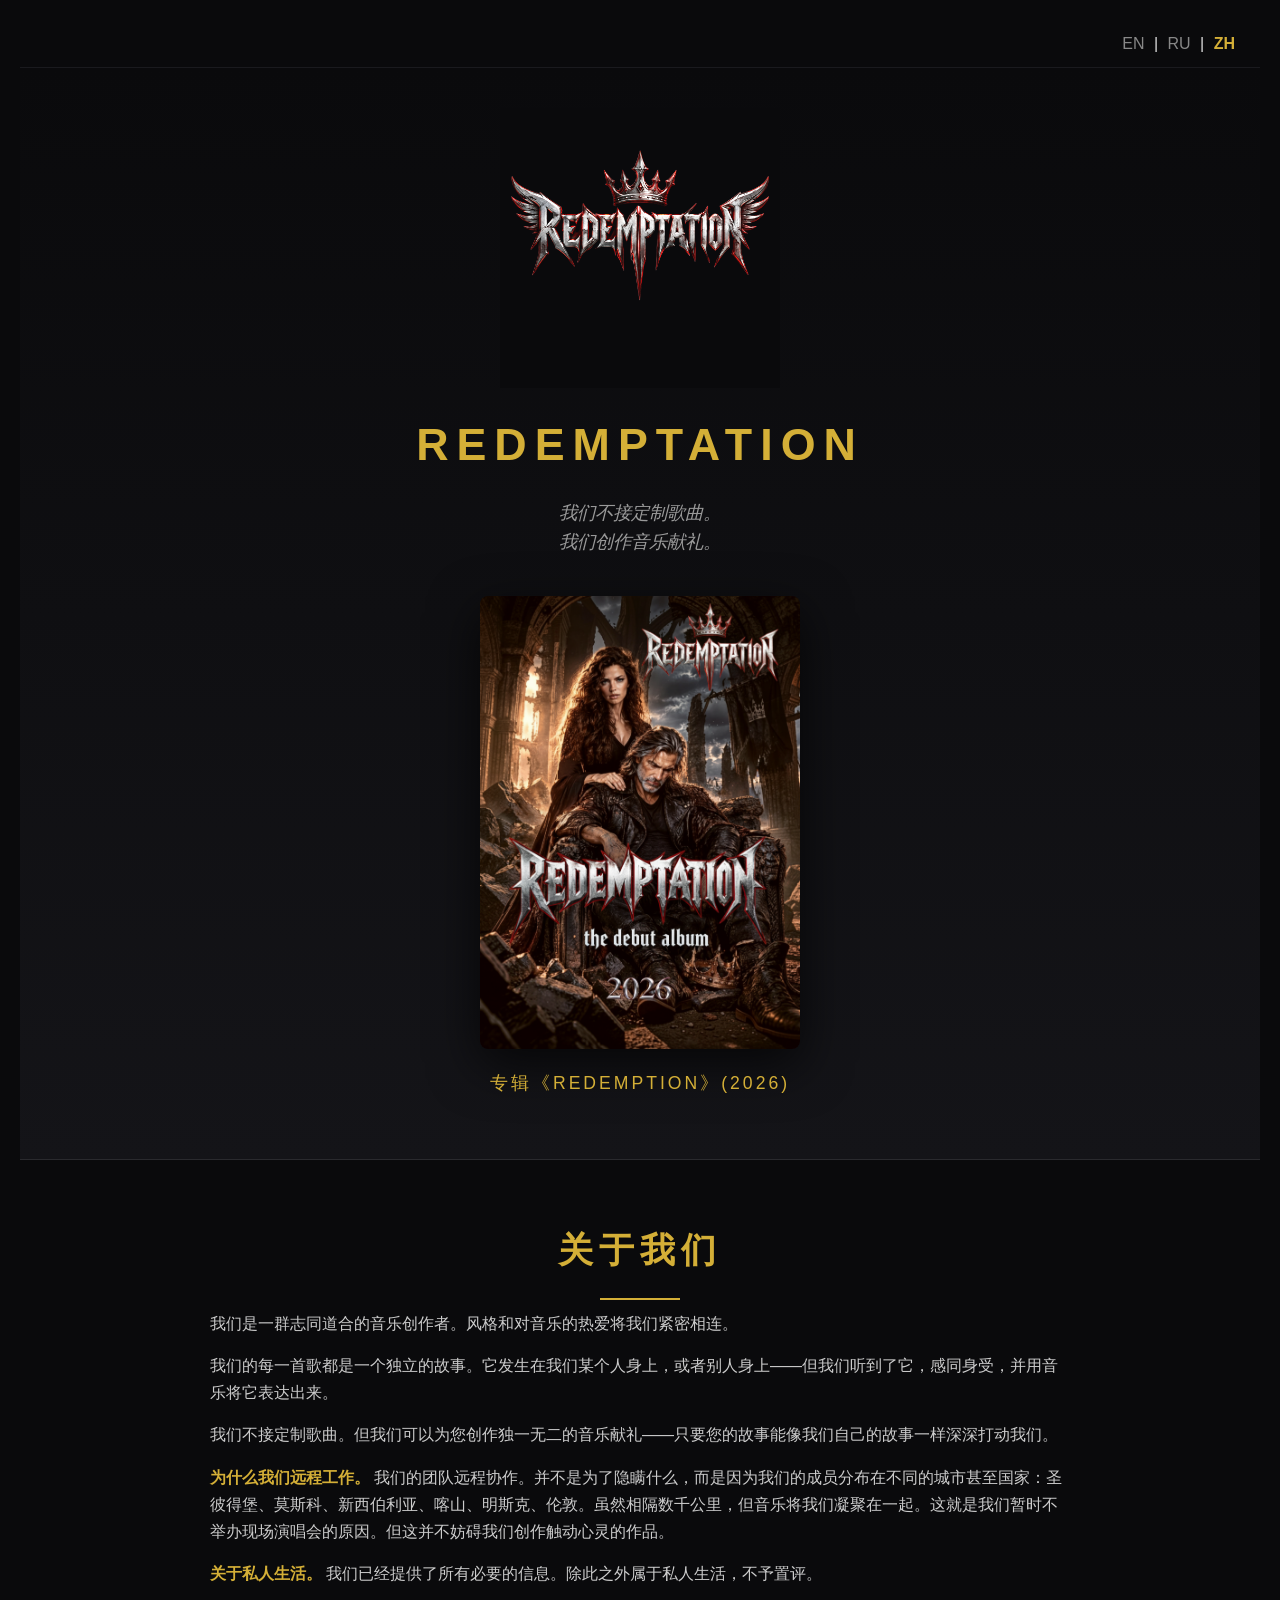
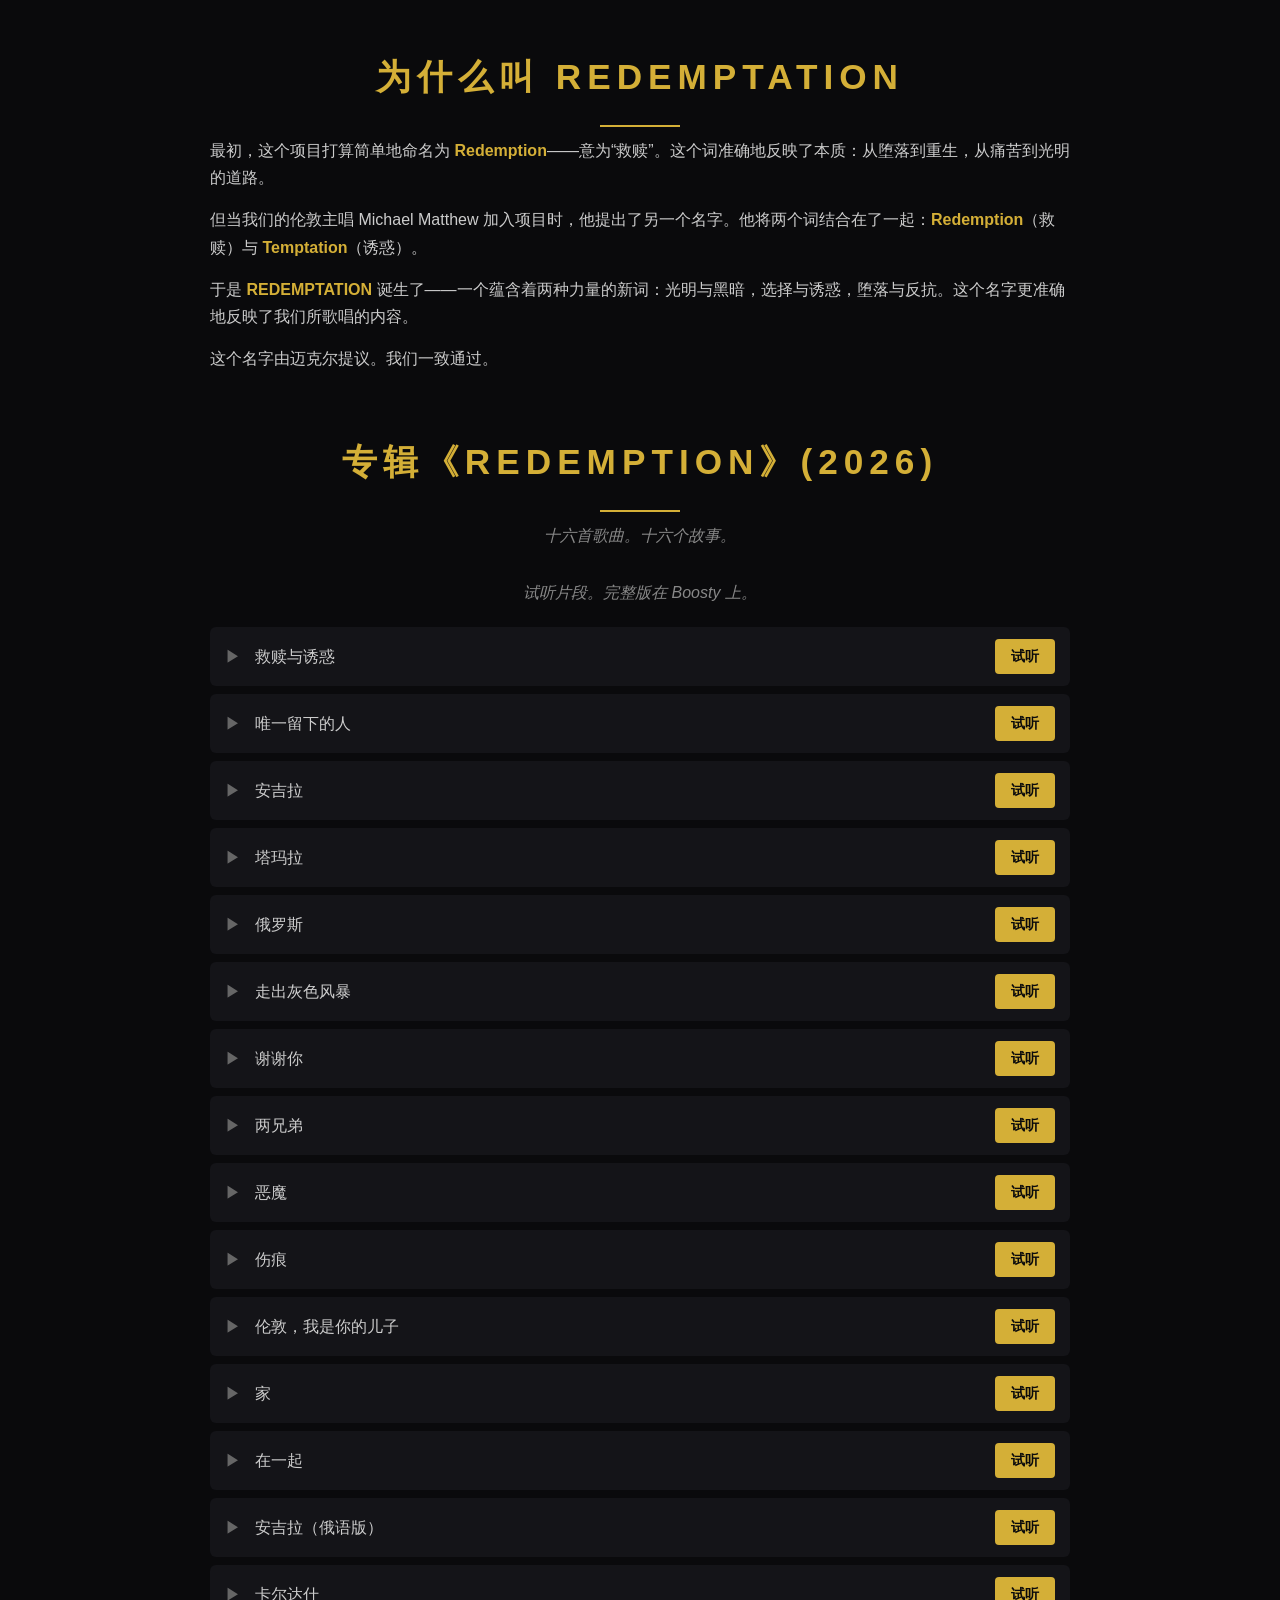
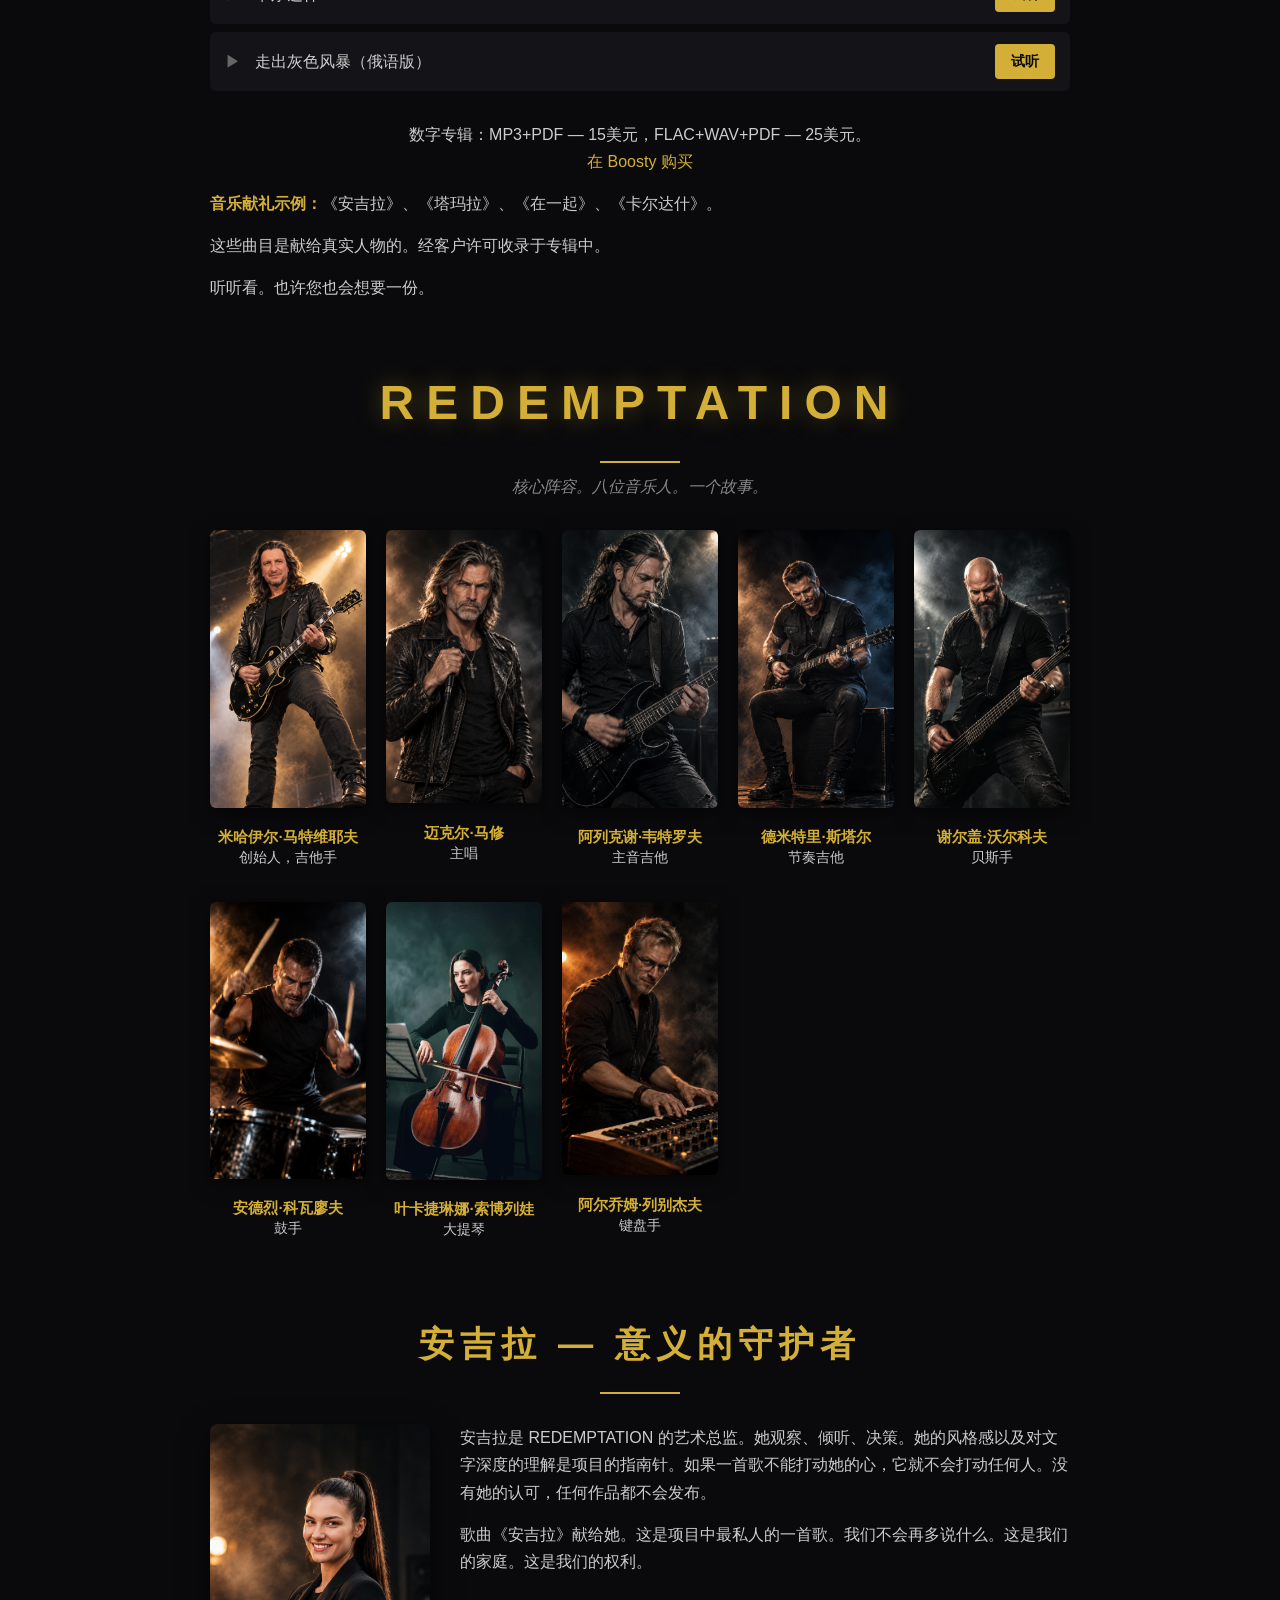
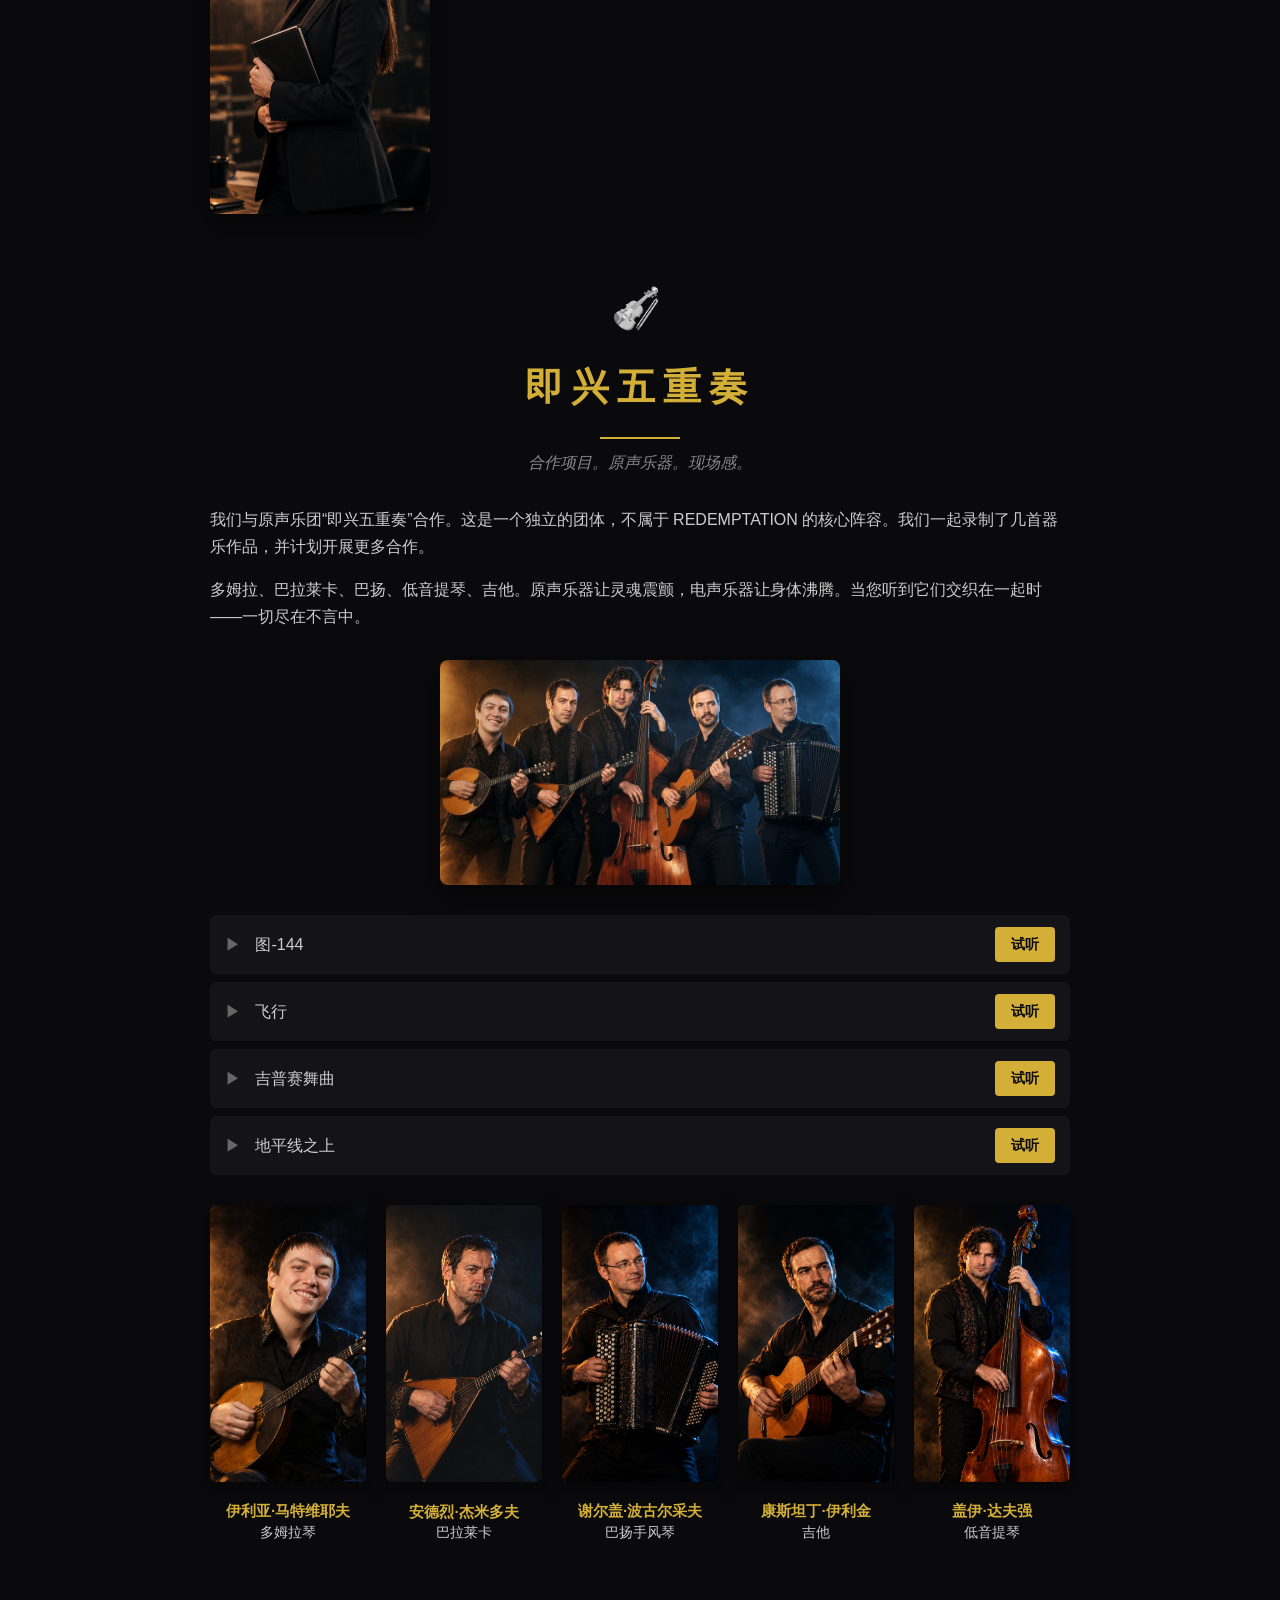
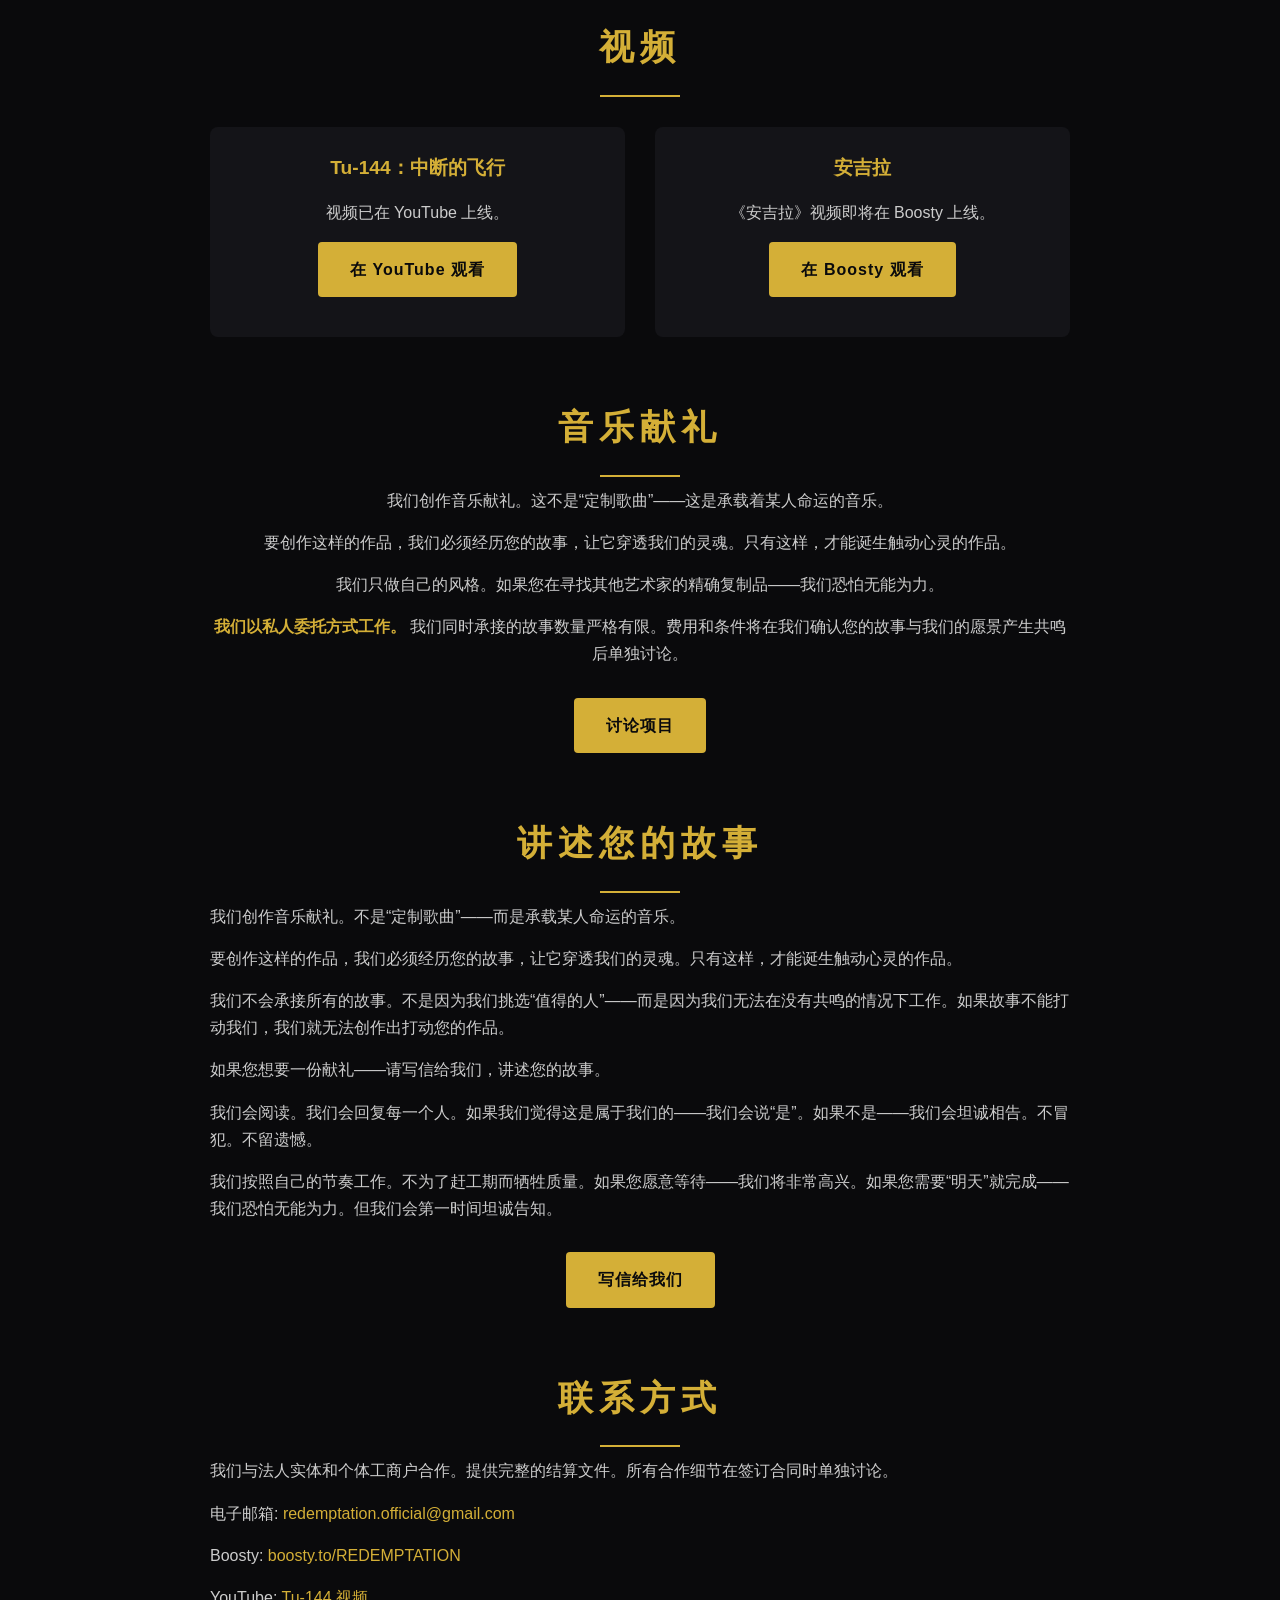
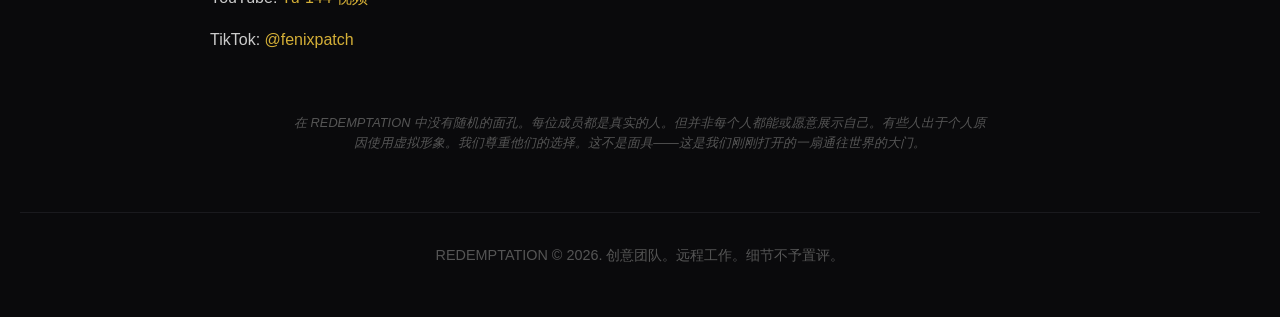
<file: index-zh.html>
<!DOCTYPE html>
<html lang="zh-CN">
<head>
  <meta charset="UTF-8">
  <meta name="viewport" content="width=device-width, initial-scale=1.0">
  <title>REDEMPTATION — 音乐献礼</title>
  <link rel="stylesheet" href="style.css">
</head>
<body>

  <div style="text-align: right; padding: 10px 20px; background: #0a0a0c; border-bottom: 1px solid #1a1a1e;">
    <a href="index.html" style="color: #888; margin: 0 5px; text-decoration: none;">EN</a> | 
    <a href="index-ru.html" style="color: #888; margin: 0 5px; text-decoration: none;">RU</a> | 
    <a href="index-zh.html" style="color: #d4af37; margin: 0 5px; text-decoration: none; font-weight: bold;">ZH</a>
  </div>

  <header class="hero">
    <img src="images/logo.png" alt="REDEMPTATION" class="logo">
    <h1>REDEMPTATION</h1>
    <p class="tagline">我们不接定制歌曲。<br>我们创作音乐献礼。</p>
    <img src="images/album_cover.jpg" alt="Redemption (2026)" class="album-cover">
    <p class="album-title">专辑《Redemption》(2026)</p>
  </header>

  <section id="about">
    <h2>关于我们</h2>
    <p>我们是一群志同道合的音乐创作者。风格和对音乐的热爱将我们紧密相连。</p>
    <p>我们的每一首歌都是一个独立的故事。它发生在我们某个人身上，或者别人身上——但我们听到了它，感同身受，并用音乐将它表达出来。</p>
    <p>我们不接定制歌曲。但我们可以为您创作独一无二的音乐献礼——只要您的故事能像我们自己的故事一样深深打动我们。</p>
    <p><strong>为什么我们远程工作。</strong> 我们的团队远程协作。并不是为了隐瞒什么，而是因为我们的成员分布在不同的城市甚至国家：圣彼得堡、莫斯科、新西伯利亚、喀山、明斯克、伦敦。虽然相隔数千公里，但音乐将我们凝聚在一起。这就是我们暂时不举办现场演唱会的原因。但这并不妨碍我们创作触动心灵的作品。</p>
    <p><strong>关于私人生活。</strong> 我们已经提供了所有必要的信息。除此之外属于私人生活，不予置评。</p>
  </section>

  <section id="name">
    <h2>为什么叫 REDEMPTATION</h2>
    <p>最初，这个项目打算简单地命名为 <strong>Redemption</strong>——意为“救赎”。这个词准确地反映了本质：从堕落到重生，从痛苦到光明的道路。</p>
    <p>但当我们的伦敦主唱 Michael Matthew 加入项目时，他提出了另一个名字。他将两个词结合在了一起：<strong>Redemption</strong>（救赎）与 <strong>Temptation</strong>（诱惑）。</p>
    <p>于是 <strong>REDEMPTATION</strong> 诞生了——一个蕴含着两种力量的新词：光明与黑暗，选择与诱惑，堕落与反抗。这个名字更准确地反映了我们所歌唱的内容。</p>
    <p>这个名字由迈克尔提议。我们一致通过。</p>
  </section>

  <section id="tracks">
    <h2>专辑《Redemption》(2026)</h2>
    <p class="section-subtitle">十六首歌曲。十六个故事。</p>
    <p class="section-subtitle" style="margin-bottom: 20px;">试听片段。完整版在 Boosty 上。</p>
    <div id="track-list"></div>
    <p style="text-align:center; color:#ccc; margin-top: 30px;">
      数字专辑：MP3+PDF — 15美元，FLAC+WAV+PDF — 25美元。<br>
      <a href="https://boosty.to/REDEMPTATION" target="_blank">在 Boosty 购买</a>
    </p>
    <div class="dedication-note">
      <p><strong>音乐献礼示例：</strong>《安吉拉》、《塔玛拉》、《在一起》、《卡尔达什》。</p>
      <p>这些曲目是献给真实人物的。经客户许可收录于专辑中。</p>
      <p>听听看。也许您也会想要一份。</p>
    </div>
  </section>

  <section id="band">
    <h2>REDEMPTATION</h2>
    <p class="section-subtitle">核心阵容。八位音乐人。一个故事。</p>
    <div id="band-list"></div>
  </section>

  <section id="angela">
    <h2>安吉拉 — 意义的守护者</h2>
    <div class="angela-block">
      <img src="images/angela.jpg" alt="Angela" class="angela-photo">
      <div class="angela-text">
        <p>安吉拉是 REDEMPTATION 的艺术总监。她观察、倾听、决策。她的风格感以及对文字深度的理解是项目的指南针。如果一首歌不能打动她的心，它就不会打动任何人。没有她的认可，任何作品都不会发布。</p>
        <p>歌曲《安吉拉》献给她。这是项目中最私人的一首歌。我们不会再多说什么。这是我们的家庭。这是我们的权利。</p>
      </div>
    </div>
  </section>

  <section id="quintet">
    <h2>即兴五重奏</h2>
    <p class="section-subtitle">合作项目。原声乐器。现场感。</p>
    <p>我们与原声乐团“即兴五重奏”合作。这是一个独立的团体，不属于 REDEMPTATION 的核心阵容。我们一起录制了几首器乐作品，并计划开展更多合作。</p>
    <p>多姆拉、巴拉莱卡、巴扬、低音提琴、吉他。原声乐器让灵魂震颤，电声乐器让身体沸腾。当您听到它们交织在一起时——一切尽在不言中。</p>
    <img src="images/quintet/quintet_group.jpg" alt="即兴五重奏" class="quintet-group">
    <div id="quintet-list"></div>
    <div id="quintet-photos" class="quintet-grid"></div>
  </section>

  <section id="clips">
    <h2>视频</h2>
    <div class="clips-grid">
      <div class="clip-card">
        <h3>Tu-144：中断的飞行</h3>
        <p>视频已在 YouTube 上线。</p>
        <p><a href="https://youtu.be/AnmG7BF9j1s" target="_blank" class="cta-button">在 YouTube 观看</a></p>
      </div>
      <div class="clip-card">
        <h3>安吉拉</h3>
        <p>《安吉拉》视频即将在 Boosty 上线。</p>
        <p><a href="https://boosty.to/REDEMPTATION" target="_blank" class="cta-button">在 Boosty 观看</a></p>
      </div>
    </div>
  </section>

  <section id="packages">
    <h2>音乐献礼</h2>
    <p>我们创作音乐献礼。这不是“定制歌曲”——这是承载着某人命运的音乐。</p>
    <p>要创作这样的作品，我们必须经历您的故事，让它穿透我们的灵魂。只有这样，才能诞生触动心灵的作品。</p>
    <p>我们只做自己的风格。如果您在寻找其他艺术家的精确复制品——我们恐怕无能为力。</p>
    <p><strong>我们以私人委托方式工作。</strong> 我们同时承接的故事数量严格有限。费用和条件将在我们确认您的故事与我们的愿景产生共鸣后单独讨论。</p>
    <p style="text-align:center; margin-top: 30px;">
      <a href="mailto:redemptation.official@gmail.com" class="cta-button">讨论项目</a>
    </p>
  </section>

  <section id="story">
    <h2>讲述您的故事</h2>
    <p>我们创作音乐献礼。不是“定制歌曲”——而是承载某人命运的音乐。</p>
    <p>要创作这样的作品，我们必须经历您的故事，让它穿透我们的灵魂。只有这样，才能诞生触动心灵的作品。</p>
    <p>我们不会承接所有的故事。不是因为我们挑选“值得的人”——而是因为我们无法在没有共鸣的情况下工作。如果故事不能打动我们，我们就无法创作出打动您的作品。</p>
    <p>如果您想要一份献礼——请写信给我们，讲述您的故事。</p>
    <p>我们会阅读。我们会回复每一个人。如果我们觉得这是属于我们的——我们会说“是”。如果不是——我们会坦诚相告。不冒犯。不留遗憾。</p>
    <p>我们按照自己的节奏工作。不为了赶工期而牺牲质量。如果您愿意等待——我们将非常高兴。如果您需要“明天”就完成——我们恐怕无能为力。但我们会第一时间坦诚告知。</p>
    <p style="text-align:center; margin-top: 30px;">
      <a href="mailto:redemptation.official@gmail.com" class="cta-button">写信给我们</a>
    </p>
  </section>

  <section id="contact">
    <h2>联系方式</h2>
    <p>我们与法人实体和个体工商户合作。提供完整的结算文件。所有合作细节在签订合同时单独讨论。</p>
    <p>电子邮箱: <a href="mailto:redemptation.official@gmail.com">redemptation.official@gmail.com</a></p>
    <p>Boosty: <a href="https://boosty.to/REDEMPTATION" target="_blank">boosty.to/REDEMPTATION</a></p>
    <p>YouTube: <a href="https://youtu.be/AnmG7BF9j1s" target="_blank">Tu-144 视频</a></p>
    <p>TikTok: <a href="https://vt.tiktok.com/ZSgLfo1qb/" target="_blank">@fenixpatch</a></p>
  </section>

  <section id="avatars">
    <p class="fine-print">
      在 REDEMPTATION 中没有随机的面孔。每位成员都是真实的人。但并非每个人都能或愿意展示自己。有些人出于个人原因使用虚拟形象。我们尊重他们的选择。这不是面具——这是我们刚刚打开的一扇通往世界的大门。
    </p>
  </section>

  <footer>
    <p>REDEMPTATION © 2026. 创意团队。远程工作。细节不予置评。</p>
  </footer>

  <script src="songs.js"></script>
</body>
</html>
</file>
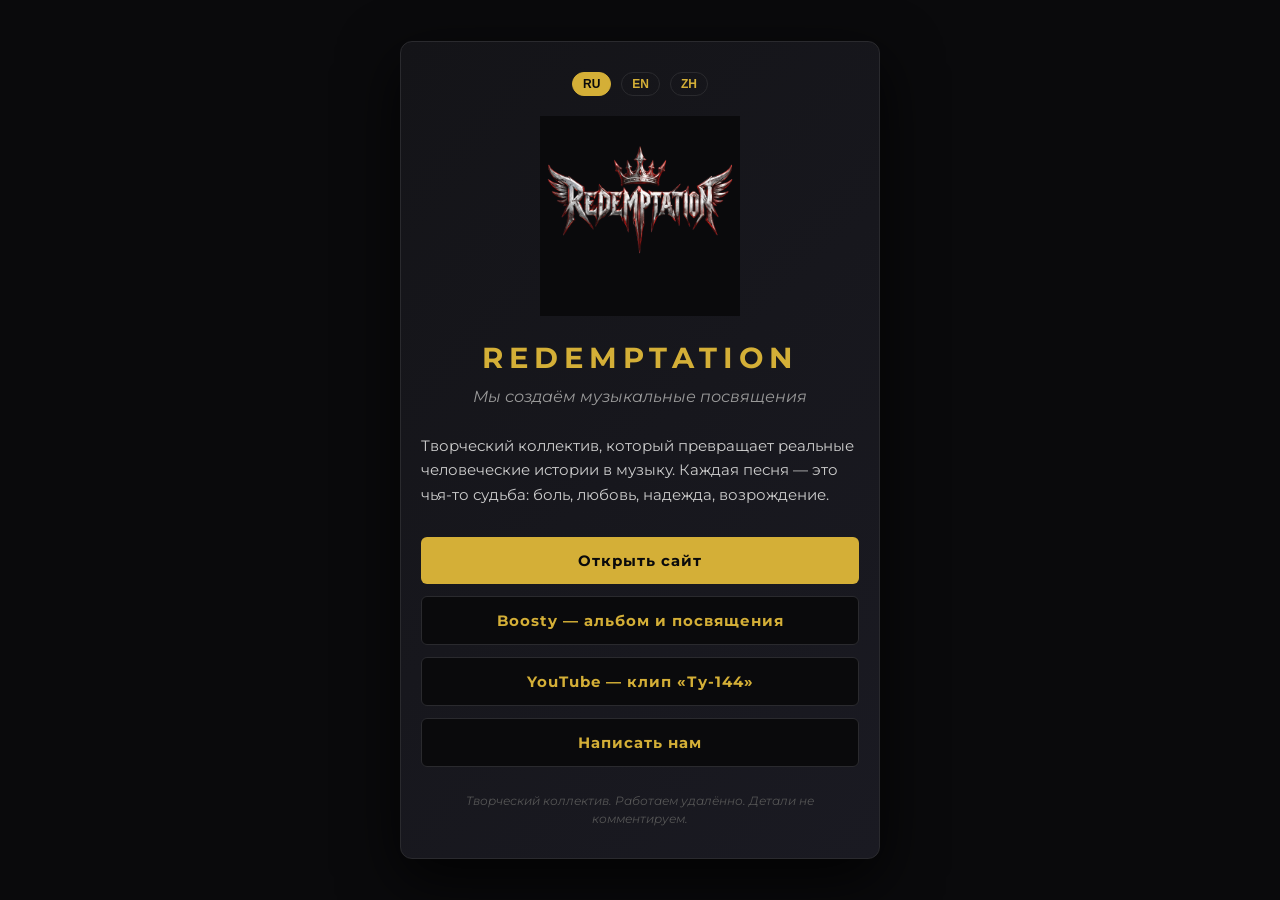
<file: vizitka.html>
<!DOCTYPE html>
<html lang="ru">
<head>
  <meta charset="UTF-8">
  <meta name="viewport" content="width=device-width, initial-scale=1.0">
  <title>REDEMPTATION — визитка</title>
  <link href="https://fonts.googleapis.com/css2?family=Montserrat:wght@400;600&display=swap" rel="stylesheet">
  <style>
    * { margin: 0; padding: 0; box-sizing: border-box; }
    body {
      display: flex;
      align-items: center;
      justify-content: center;
      min-height: 100vh;
      padding: 20px;
      background: #0a0a0c;
      font-family: 'Montserrat', sans-serif;
    }
    .card {
      max-width: 480px;
      width: 100%;
      background: linear-gradient(135deg, #141418 0%, #1a1a22 100%);
      border: 1px solid #2a2a2e;
      border-radius: 12px;
      padding: 30px 20px;
      text-align: center;
      box-shadow: 0 20px 60px rgba(0, 0, 0, 0.8);
      position: relative;
    }
    
    /* Переключатель языков */
    .lang-switch {
      display: flex;
      justify-content: center;
      gap: 10px;
      margin-bottom: 20px;
    }
    .lang-switch button {
      background: transparent;
      border: 1px solid #2a2a2e;
      color: #d4af37;
      padding: 4px 10px;
      border-radius: 12px;
      font-size: 0.75rem;
      font-weight: 600;
      cursor: pointer;
      transition: all 0.3s;
    }
    .lang-switch button:hover { background: #1c1c22; }
    .lang-switch button.active {
      background: #d4af37;
      color: #0a0a0c;
      border-color: #d4af37;
    }

    .card .logo { max-width: 200px; width: 100%; margin-bottom: 20px; }
    .card h1 { 
      font-size: 1.8rem; 
      letter-spacing: 6px; 
      color: #d4af37; 
      margin-bottom: 10px; 
      text-transform: uppercase; 
    }
    .card .subtitle { font-size: 1rem; color: #999; font-style: italic; margin-bottom: 25px; line-height: 1.5; }
    .card .description { color: #ccc; font-size: 0.95rem; line-height: 1.6; margin-bottom: 30px; text-align: left; }
    
    .card .links { display: flex; flex-direction: column; gap: 12px; margin-bottom: 25px; }
    .card .links a {
      display: block; padding: 14px 20px; background: #0a0a0c; color: #d4af37;
      text-decoration: none; border-radius: 6px; font-weight: bold; font-size: 0.95rem;
      letter-spacing: 1px; transition: background 0.3s, transform 0.2s; border: 1px solid #2a2a2e;
    }
    .card .links a:hover { background: #1c1c22; transform: translateY(-2px); }
    .card .links a.primary { background: #d4af37; color: #0a0a0c; border: none; }
    .card .links a.primary:hover { background: #e6c44a; }
    
    .card .footer-note { color: #555; font-size: 0.75rem; font-style: italic; line-height: 1.5; margin-top: 20px; }

    /* Фикс для мобильных телефонов, чтобы текст не вылезал за края */
    @media (max-width: 400px) {
      .card h1 { font-size: 1.3rem; letter-spacing: 3px; }
      .card { padding: 25px 15px; }
    }
  </style>
</head>
<body>

  <div class="card">
    <!-- Кнопки переключения языка -->
    <div class="lang-switch">
      <button onclick="setLang('ru')" id="btn-ru" class="active">RU</button>
      <button onclick="setLang('en')" id="btn-en">EN</button>
      <button onclick="setLang('zh')" id="btn-zh">ZH</button>
    </div>

    <img src="images/logo.png" alt="REDEMPTATION" class="logo">
    <h1>REDEMPTATION</h1>
    
    <p class="subtitle" id="t-subtitle">Мы создаём музыкальные посвящения</p>
    
    <p class="description" id="t-desc">
      Творческий коллектив, который превращает реальные человеческие истории в музыку. Каждая песня — это чья-то судьба: боль, любовь, надежда, возрождение.
    </p>

    <div class="links">
      <a href="https://redemptationofficial-creator.github.io/redemptation-band/" class="primary" target="_blank" id="t-btn-site">Открыть сайт</a>
      <a href="https://boosty.to/REDEMPTATION" target="_blank" id="t-btn-boosty">Boosty — альбом и посвящения</a>
      <a href="https://youtu.be/AnmG7BF9j1s" target="_blank" id="t-btn-yt">YouTube — клип «Ту-144»</a>
      <a href="mailto:redemptation.official@gmail.com" id="t-btn-mail">Написать нам</a>
    </div>

    <p class="footer-note" id="t-footer">
      Творческий коллектив. Работаем удалённо. Детали не комментируем.
    </p>
  </div>

  <script>
    const texts = {
      ru: {
        subtitle: "Мы создаём музыкальные посвящения",
        desc: "Творческий коллектив, который превращает реальные человеческие истории в музыку. Каждая песня — это чья-то судьба: боль, любовь, надежда, возрождение.",
        btnSite: "Открыть сайт",
        btnBoosty: "Boosty — альбом и посвящения",
        btnYt: "YouTube — клип «Ту-144»",
        btnMail: "Написать нам",
        footer: "Творческий коллектив. Работаем удалённо. Детали не комментируем."
      },
      en: {
        subtitle: "We create musical dedications",
        desc: "A creative collective that turns real human stories into music. Each song is someone's destiny: pain, love, hope, rebirth.",
        btnSite: "Open website",
        btnBoosty: "Boosty — album & dedications",
        btnYt: "YouTube — Tu-144 clip",
        btnMail: "Write to us",
        footer: "Creative collective. We work remotely. Details are not commented on."
      },
      zh: {
        subtitle: "我们创作音乐献礼",
        desc: "一个将真实人类故事转化为音乐的创意团队。每一首歌都是某个人的命运：痛苦、爱、希望、重生。",
        btnSite: "打开网站",
        btnBoosty: "Boosty — 专辑与献礼",
        btnYt: "YouTube — 图-144 视频",
        btnMail: "写信给我们",
        footer: "创意团队。远程工作。细节不予置评。"
      }
    };

    function setLang(lang) {
      localStorage.setItem('redemptation_card_lang', lang);
      
      document.querySelectorAll('.lang-switch button').forEach(btn => btn.classList.remove('active'));
      document.getElementById(`btn-${lang}`).classList.add('active');

      const t = texts[lang];
      document.getElementById('t-subtitle').innerText = t.subtitle;
      document.getElementById('t-desc').innerText = t.desc;
      document.getElementById('t-btn-site').innerText = t.btnSite;
      document.getElementById('t-btn-boosty').innerText = t.btnBoosty;
      document.getElementById('t-btn-yt').innerText = t.btnYt;
      document.getElementById('t-btn-mail').innerText = t.btnMail;
      document.getElementById('t-footer').innerText = t.footer;
    }

    document.addEventListener('DOMContentLoaded', () => {
      const savedLang = localStorage.getItem('redemptation_card_lang') || 'ru';
      setLang(savedLang);
    });
  </script>

</body>
</html>
</file>
<file: style.css>
* { margin: 0; padding: 0; box-sizing: border-box; }

body {
  background: #0a0a0c;
  color: #e0e0e0;
  font-family: 'Arial', sans-serif;
  line-height: 1.7;
  padding: 20px;
}

header.hero {
  text-align: center;
  padding: 40px 20px 60px;
  background: linear-gradient(180deg, #0a0a0c 0%, #141418 100%);
  border-bottom: 1px solid #2a2a2e;
}

.logo { max-width: 280px; width: 100%; margin-bottom: 10px; }

h1 {
  font-size: 2.8rem;
  letter-spacing: 8px;
  color: #d4af37;
  margin-bottom: 15px;
  text-transform: uppercase;
}

.tagline {
  font-size: 1.15rem;
  color: #999;
  font-style: italic;
  margin-bottom: 40px;
  line-height: 1.6;
}

.album-cover {
  max-width: 320px;
  width: 100%;
  border-radius: 8px;
  margin: 20px auto;
  display: block;
  box-shadow: 0 15px 50px rgba(0,0,0,0.7);
}

.album-title {
  color: #d4af37;
  font-size: 1.1rem;
  letter-spacing: 3px;
  margin-top: 15px;
  text-transform: uppercase;
}

section { max-width: 900px; margin: 60px auto; padding: 0 20px; }

h2 {
  font-size: 2.2rem;
  color: #d4af37;
  margin-bottom: 10px;
  text-align: center;
  letter-spacing: 6px;
  text-transform: uppercase;
  font-weight: bold;
  position: relative;
  padding-bottom: 20px;
}

h2::after {
  content: "";
  position: absolute;
  bottom: 0;
  left: 50%;
  transform: translateX(-50%);
  width: 80px;
  height: 2px;
  background: #d4af37;
}

.section-subtitle {
  text-align: center;
  color: #888;
  font-style: italic;
  margin-bottom: 30px;
  font-size: 1rem;
}

#band h2 {
  font-size: 3rem;
  letter-spacing: 12px;
  text-shadow: 0 0 25px rgba(212,175,55,0.35);
}

#quintet h2 { font-size: 2.4rem; letter-spacing: 8px; }

#quintet h2::before {
  content: "🎻";
  display: block;
  font-size: 2.5rem;
  margin-bottom: 12px;
  filter: grayscale(100%) brightness(1.4);
}

section p { margin-bottom: 15px; color: #ccc; }
section p strong { color: #d4af37; }

.angela-block {
  display: flex;
  gap: 30px;
  align-items: flex-start;
  flex-wrap: wrap;
  margin-top: 30px;
}

.angela-photo {
  max-width: 220px;
  width: 100%;
  border-radius: 8px;
  box-shadow: 0 10px 30px rgba(0,0,0,0.6);
}

.angela-text { flex: 1; min-width: 260px; }

.quintet-group {
  max-width: 400px;
  width: 100%;
  border-radius: 8px;
  display: block;
  margin: 30px auto;
  box-shadow: 0 10px 30px rgba(0,0,0,0.6);
}

.clips-grid {
  display: grid;
  grid-template-columns: 1fr 1fr;
  gap: 30px;
  margin-top: 30px;
}

.clip-card {
  background: #141418;
  padding: 25px;
  border-radius: 8px;
  text-align: center;
}

.clip-card h3 { color: #d4af37; margin-bottom: 15px; font-size: 1.2rem; }
.clip-card p { text-align: center; margin-bottom: 15px; }

#packages p { text-align: center; }

.cta-button {
  display: inline-block;
  background: #d4af37;
  color: #0a0a0c !important;
  padding: 14px 32px;
  border-radius: 4px;
  font-weight: bold;
  text-decoration: none;
  transition: background 0.3s;
  font-size: 1rem;
  letter-spacing: 1px;
}

.cta-button:hover { background: #e6c44a; text-decoration: none; }

.track {
  display: flex;
  align-items: center;
  justify-content: space-between;
  padding: 12px 15px;
  margin-bottom: 8px;
  background: #141418;
  border-radius: 6px;
  transition: background 0.3s;
}

.track:hover { background: #1c1c22; }

.track-title { font-size: 1rem; color: #ccc; }
.track-title span { color: #666; margin-right: 10px; }

button.play-btn {
  background: #d4af37;
  color: #0a0a0c;
  border: none;
  padding: 8px 16px;
  border-radius: 4px;
  cursor: pointer;
  font-weight: bold;
  transition: background 0.3s;
  font-size: 0.9rem;
}

button.play-btn:hover { background: #e6c44a; }
button.play-btn:disabled { background: #333; color: #666; cursor: not-allowed; }

#band-list, .quintet-grid {
  display: grid;
  grid-template-columns: repeat(auto-fit, minmax(150px, 1fr));
  gap: 20px;
  margin-top: 30px;
}

.band-member { text-align: center; }

.band-member img {
  width: 100%;
  border-radius: 6px;
  margin-bottom: 10px;
  box-shadow: 0 5px 20px rgba(0,0,0,0.5);
}

.band-member p { color: #ccc; font-size: 0.9rem; line-height: 1.4; }
.band-member p strong { color: #d4af37; font-size: 0.95rem; }

.fine-print {
  color: #555;
  font-size: 0.8rem;
  text-align: center;
  max-width: 700px;
  margin: 40px auto 0;
  line-height: 1.5;
  font-style: italic;
}

footer {
  text-align: center;
  padding: 30px;
  color: #555;
  font-size: 0.9rem;
  border-top: 1px solid #1a1a1e;
  margin-top: 60px;
}

a { color: #d4af37; text-decoration: none; }
a:hover { text-decoration: underline; }

@media (max-width: 700px) { .clips-grid { grid-template-columns: 1fr; } }

@media (max-width: 600px) {
  h1 { font-size: 2rem; letter-spacing: 4px; }
  #band h2 { font-size: 2.2rem; letter-spacing: 6px; }
  h2 { font-size: 1.6rem; letter-spacing: 3px; }
  .logo { max-width: 200px; }
  .angela-block { flex-direction: column; }
  .angela-photo { max-width: 100%; }
}
</file>
